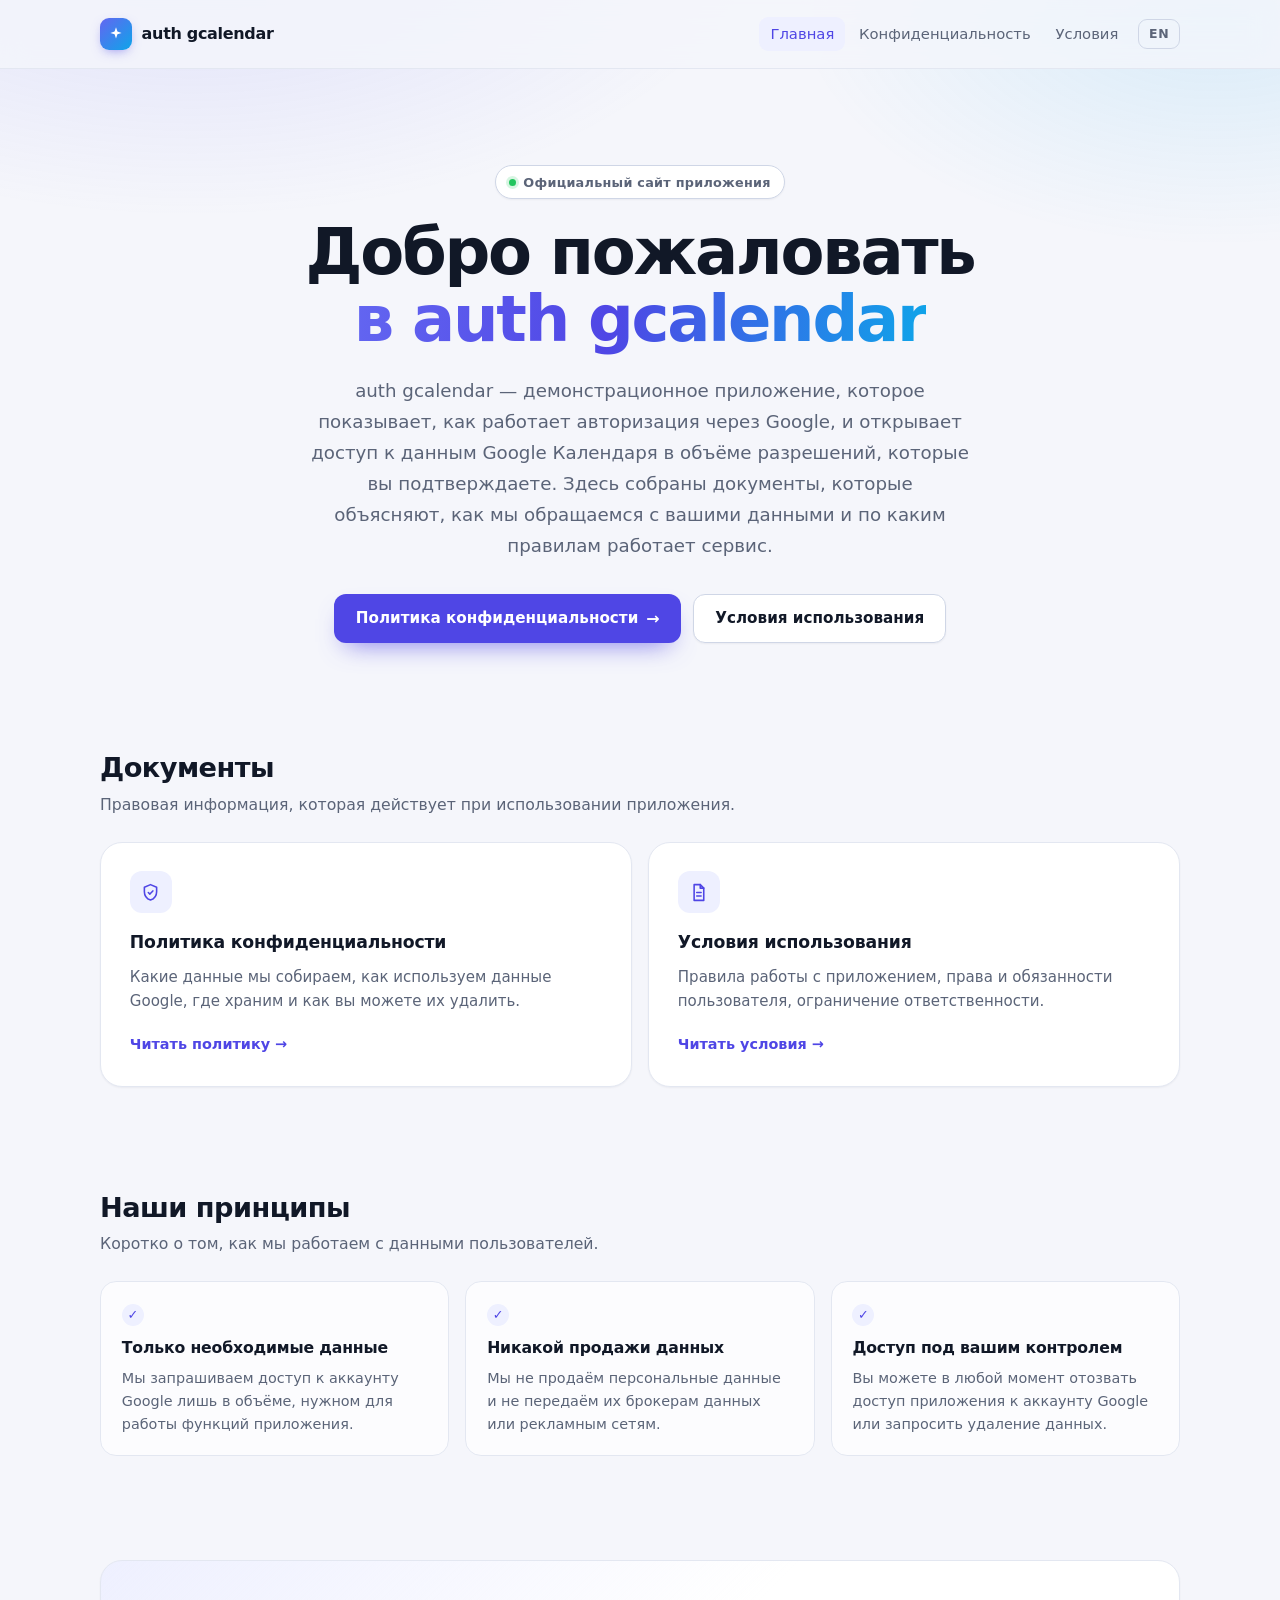
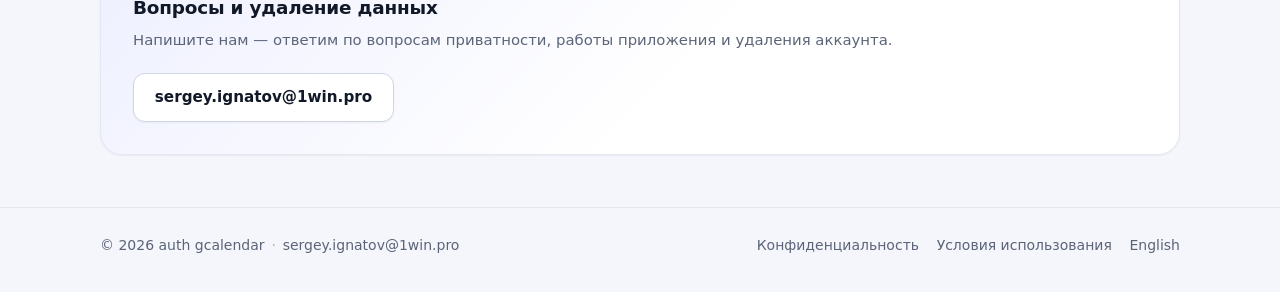
<file: index.html>
<!DOCTYPE html>
<html lang="ru">
<head>
  <meta charset="utf-8">
  <meta name="viewport" content="width=device-width, initial-scale=1">
  <title>auth gcalendar — официальный сайт приложения</title>
  <meta name="description" content="Официальный сайт auth gcalendar: сведения о приложении, Политика конфиденциальности и Условия использования.">
  <meta name="theme-color" content="#f5f6fb" media="(prefers-color-scheme: light)">
  <meta name="theme-color" content="#0b1020" media="(prefers-color-scheme: dark)">
  <meta property="og:type" content="website">
  <meta property="og:title" content="auth gcalendar — официальный сайт приложения">
  <meta property="og:description" content="Сведения о приложении, Политика конфиденциальности и Условия использования.">
  <meta property="og:locale" content="ru_RU">
  <meta property="og:locale:alternate" content="en_US">
  <link rel="icon" href="assets/favicon.svg" type="image/svg+xml">
  <link rel="stylesheet" href="assets/styles.css">
  <link rel="alternate" hreflang="ru" href="index.html">
  <link rel="alternate" hreflang="en" href="en/index.html">
</head>
<body>
  <a class="skip-link" href="#main">Перейти к содержимому</a>

  <header class="site-header">
    <div class="container header-inner">
      <a class="brand" href="index.html" aria-label="auth gcalendar — на главную">
        <span class="brand-mark" aria-hidden="true">
          <svg viewBox="0 0 24 24" fill="none">
            <path d="M12 3l1.9 5.6L19.5 10.5l-5.6 1.9L12 18l-1.9-5.6L4.5 10.5l5.6-1.9L12 3z" fill="#fff"/>
          </svg>
        </span>
        <span class="brand-name">auth gcalendar</span>
      </a>

      <nav class="site-nav" aria-label="Основная навигация">
        <a href="index.html" aria-current="page">Главная</a>
        <a href="privacy.html">Конфиденциальность</a>
        <a href="terms.html">Условия</a>
        <a class="lang-switch" href="en/index.html" hreflang="en" lang="en" title="English version">EN</a>
      </nav>
    </div>
  </header>

  <main id="main">
    <section class="hero">
      <div class="container hero-inner">
        <p class="eyebrow">Официальный сайт приложения</p>
        <h1>Добро пожаловать<br><span class="grad">в auth gcalendar</span></h1>
        <p class="lead">
          auth gcalendar — демонстрационное приложение, которое показывает, как работает
          авторизация через Google, и открывает доступ к данным Google Календаря в объёме
          разрешений, которые вы подтверждаете. Здесь собраны документы, которые объясняют,
          как мы обращаемся с вашими данными и по каким правилам работает сервис.
        </p>
        <div class="actions">
          <a class="btn btn-primary" href="privacy.html">
            Политика конфиденциальности <span class="arrow" aria-hidden="true">→</span>
          </a>
          <a class="btn" href="terms.html">Условия использования</a>
        </div>
      </div>
    </section>

    <section class="section" aria-labelledby="docs-title">
      <div class="container">
        <div class="section-head">
          <h2 id="docs-title">Документы</h2>
          <p>Правовая информация, которая действует при использовании приложения.</p>
        </div>

        <div class="link-grid">
          <a class="link-card" href="privacy.html">
            <span class="card-icon" aria-hidden="true">
              <svg viewBox="0 0 24 24" fill="none" stroke="currentColor" stroke-width="1.8" stroke-linecap="round" stroke-linejoin="round">
                <path d="M12 3l7 3v5c0 4.4-2.9 8.1-7 9.5C7.9 19.1 5 15.4 5 11V6l7-3z"/>
                <path d="M9.5 12l1.8 1.8 3.4-3.6"/>
              </svg>
            </span>
            <h3>Политика конфиденциальности</h3>
            <p>Какие данные мы собираем, как используем данные Google, где храним и как вы можете их удалить.</p>
            <span class="card-link">Читать политику →</span>
          </a>

          <a class="link-card" href="terms.html">
            <span class="card-icon" aria-hidden="true">
              <svg viewBox="0 0 24 24" fill="none" stroke="currentColor" stroke-width="1.8" stroke-linecap="round" stroke-linejoin="round">
                <path d="M7 3h7l4 4v14H7z"/>
                <path d="M14 3v4h4"/>
                <path d="M10 12h5M10 16h5"/>
              </svg>
            </span>
            <h3>Условия использования</h3>
            <p>Правила работы с приложением, права и обязанности пользователя, ограничение ответственности.</p>
            <span class="card-link">Читать условия →</span>
          </a>
        </div>
      </div>
    </section>

    <section class="section" aria-labelledby="principles-title">
      <div class="container">
        <div class="section-head">
          <h2 id="principles-title">Наши принципы</h2>
          <p>Коротко о том, как мы работаем с данными пользователей.</p>
        </div>

        <div class="facts">
          <div class="fact">
            <span class="check" aria-hidden="true">✓</span>
            <h3>Только необходимые данные</h3>
            <p>Мы запрашиваем доступ к аккаунту Google лишь в объёме, нужном для работы функций приложения.</p>
          </div>
          <div class="fact">
            <span class="check" aria-hidden="true">✓</span>
            <h3>Никакой продажи данных</h3>
            <p>Мы не продаём персональные данные и не передаём их брокерам данных или рекламным сетям.</p>
          </div>
          <div class="fact">
            <span class="check" aria-hidden="true">✓</span>
            <h3>Доступ под вашим контролем</h3>
            <p>Вы можете в любой момент отозвать доступ приложения к аккаунту Google или запросить удаление данных.</p>
          </div>
        </div>
      </div>
    </section>

    <section class="section" aria-labelledby="contact-title">
      <div class="container">
        <div class="contact-band">
          <div>
            <h2 id="contact-title">Вопросы и удаление данных</h2>
            <p>Напишите нам — ответим по вопросам приватности, работы приложения и удаления аккаунта.</p>
          </div>
          <a class="btn" href="mailto:sergey.ignatov@1win.pro">sergey.ignatov@1win.pro</a>
        </div>
      </div>
    </section>
  </main>

  <footer class="site-footer">
    <div class="container footer-inner">
      <p>© 2026 auth gcalendar <span class="footer-sep">·</span> <a href="mailto:sergey.ignatov@1win.pro">sergey.ignatov@1win.pro</a></p>
      <nav aria-label="Правовая информация">
        <a href="privacy.html">Конфиденциальность</a>
        <a href="terms.html">Условия использования</a>
        <a href="en/index.html" hreflang="en" lang="en">English</a>
      </nav>
    </div>
  </footer>
</body>
</html>
</file>
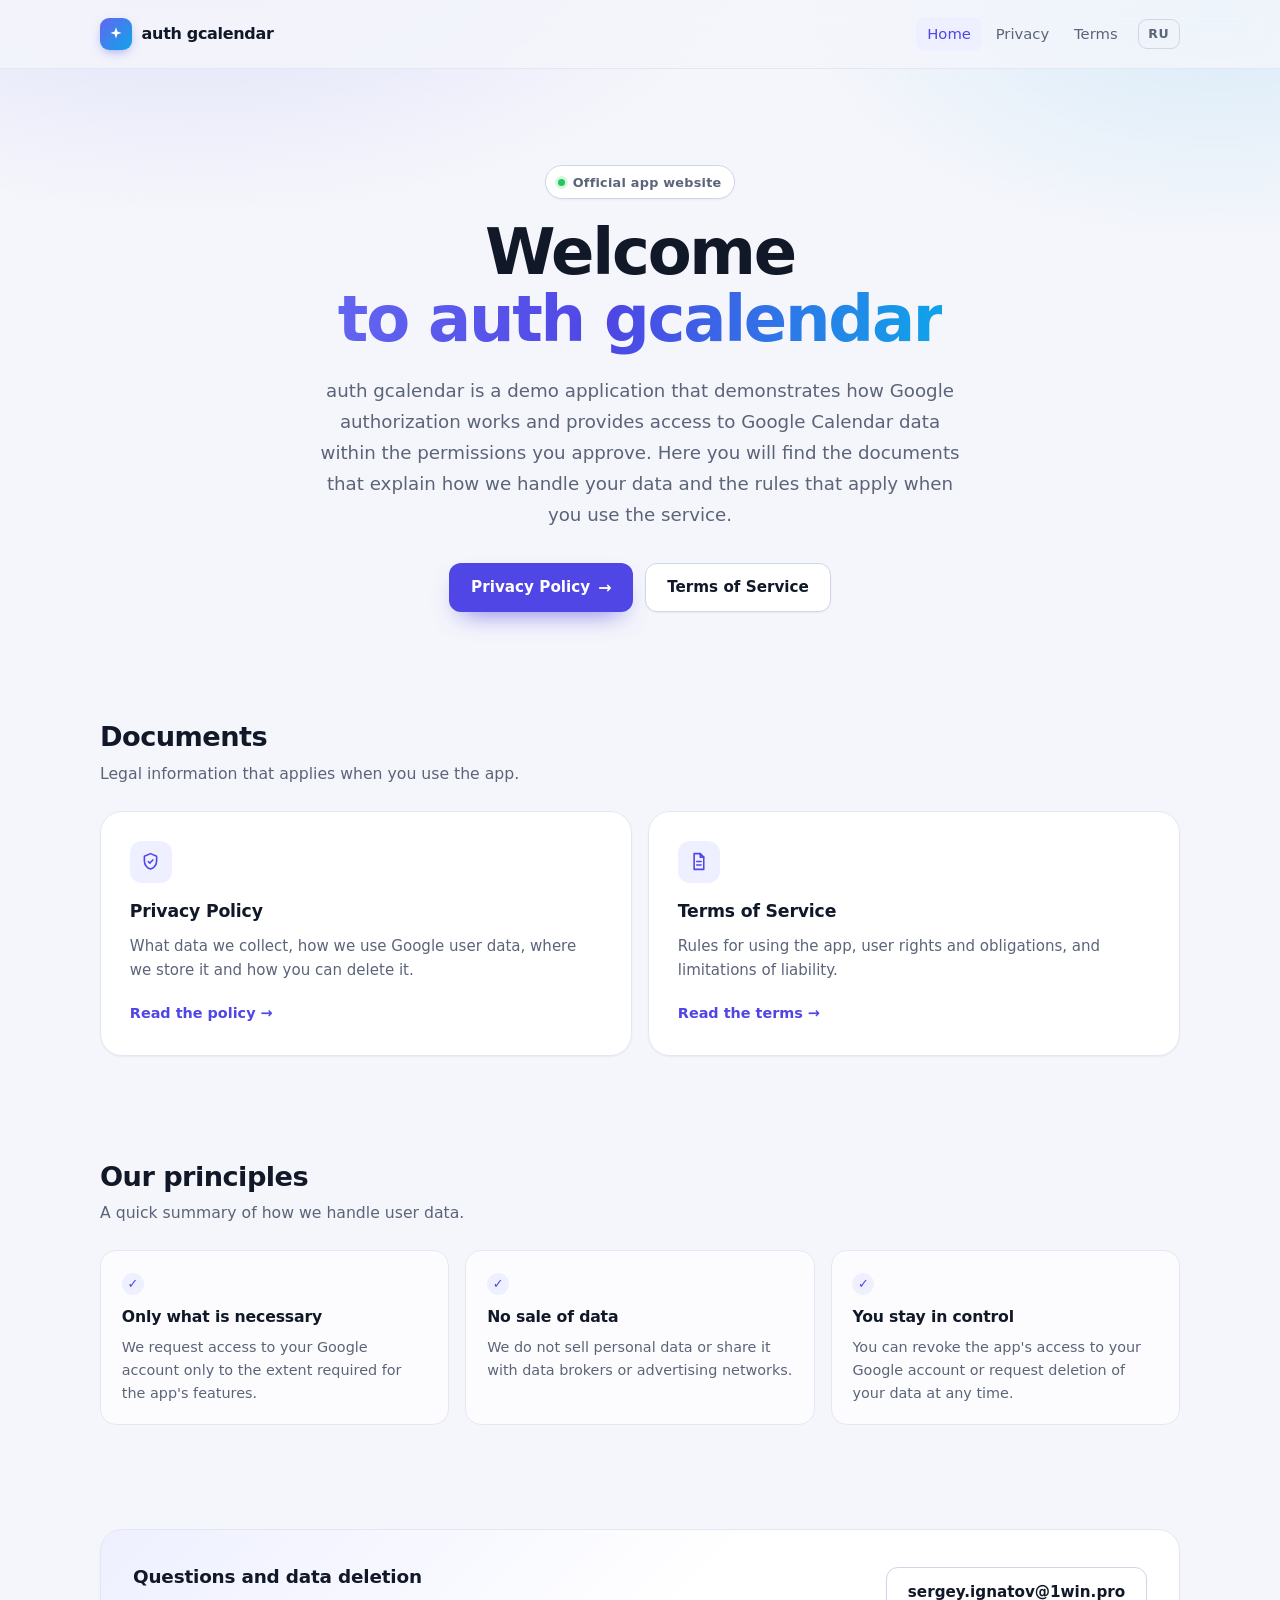
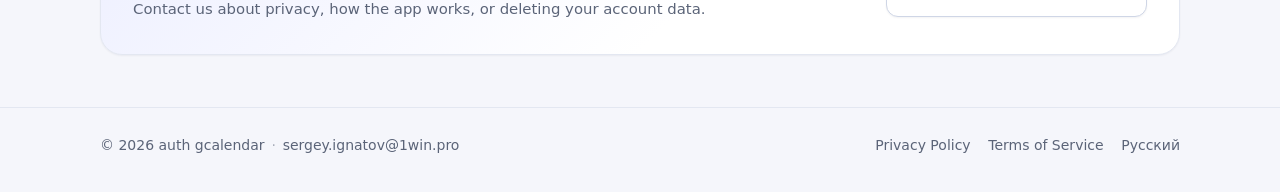
<file: en/index.html>
<!DOCTYPE html>
<html lang="en">
<head>
  <meta charset="utf-8">
  <meta name="viewport" content="width=device-width, initial-scale=1">
  <title>auth gcalendar — official app website</title>
  <meta name="description" content="Official website of auth gcalendar: app information, Privacy Policy and Terms of Service.">
  <meta name="theme-color" content="#f5f6fb" media="(prefers-color-scheme: light)">
  <meta name="theme-color" content="#0b1020" media="(prefers-color-scheme: dark)">
  <meta property="og:type" content="website">
  <meta property="og:title" content="auth gcalendar — official app website">
  <meta property="og:description" content="App information, Privacy Policy and Terms of Service.">
  <meta property="og:locale" content="en_US">
  <meta property="og:locale:alternate" content="ru_RU">
  <link rel="icon" href="../assets/favicon.svg" type="image/svg+xml">
  <link rel="stylesheet" href="../assets/styles.css">
  <link rel="alternate" hreflang="en" href="index.html">
  <link rel="alternate" hreflang="ru" href="../index.html">
</head>
<body>
  <a class="skip-link" href="#main">Skip to content</a>

  <header class="site-header">
    <div class="container header-inner">
      <a class="brand" href="index.html" aria-label="auth gcalendar — home">
        <span class="brand-mark" aria-hidden="true">
          <svg viewBox="0 0 24 24" fill="none">
            <path d="M12 3l1.9 5.6L19.5 10.5l-5.6 1.9L12 18l-1.9-5.6L4.5 10.5l5.6-1.9L12 3z" fill="#fff"/>
          </svg>
        </span>
        <span class="brand-name">auth gcalendar</span>
      </a>

      <nav class="site-nav" aria-label="Main navigation">
        <a href="index.html" aria-current="page">Home</a>
        <a href="privacy.html">Privacy</a>
        <a href="terms.html">Terms</a>
        <a class="lang-switch" href="../index.html" hreflang="ru" lang="ru" title="Русская версия">RU</a>
      </nav>
    </div>
  </header>

  <main id="main">
    <section class="hero">
      <div class="container hero-inner">
        <p class="eyebrow">Official app website</p>
        <h1>Welcome<br><span class="grad">to auth gcalendar</span></h1>
        <p class="lead">
          auth gcalendar is a demo application that demonstrates how Google authorization works and provides access to Google Calendar data within the permissions you approve.
          Here you will find the documents that explain how we handle your data and
          the rules that apply when you use the service.
        </p>
        <div class="actions">
          <a class="btn btn-primary" href="privacy.html">
            Privacy Policy <span class="arrow" aria-hidden="true">→</span>
          </a>
          <a class="btn" href="terms.html">Terms of Service</a>
        </div>
      </div>
    </section>

    <section class="section" aria-labelledby="docs-title">
      <div class="container">
        <div class="section-head">
          <h2 id="docs-title">Documents</h2>
          <p>Legal information that applies when you use the app.</p>
        </div>

        <div class="link-grid">
          <a class="link-card" href="privacy.html">
            <span class="card-icon" aria-hidden="true">
              <svg viewBox="0 0 24 24" fill="none" stroke="currentColor" stroke-width="1.8" stroke-linecap="round" stroke-linejoin="round">
                <path d="M12 3l7 3v5c0 4.4-2.9 8.1-7 9.5C7.9 19.1 5 15.4 5 11V6l7-3z"/>
                <path d="M9.5 12l1.8 1.8 3.4-3.6"/>
              </svg>
            </span>
            <h3>Privacy Policy</h3>
            <p>What data we collect, how we use Google user data, where we store it and how you can delete it.</p>
            <span class="card-link">Read the policy →</span>
          </a>

          <a class="link-card" href="terms.html">
            <span class="card-icon" aria-hidden="true">
              <svg viewBox="0 0 24 24" fill="none" stroke="currentColor" stroke-width="1.8" stroke-linecap="round" stroke-linejoin="round">
                <path d="M7 3h7l4 4v14H7z"/>
                <path d="M14 3v4h4"/>
                <path d="M10 12h5M10 16h5"/>
              </svg>
            </span>
            <h3>Terms of Service</h3>
            <p>Rules for using the app, user rights and obligations, and limitations of liability.</p>
            <span class="card-link">Read the terms →</span>
          </a>
        </div>
      </div>
    </section>

    <section class="section" aria-labelledby="principles-title">
      <div class="container">
        <div class="section-head">
          <h2 id="principles-title">Our principles</h2>
          <p>A quick summary of how we handle user data.</p>
        </div>

        <div class="facts">
          <div class="fact">
            <span class="check" aria-hidden="true">✓</span>
            <h3>Only what is necessary</h3>
            <p>We request access to your Google account only to the extent required for the app's features.</p>
          </div>
          <div class="fact">
            <span class="check" aria-hidden="true">✓</span>
            <h3>No sale of data</h3>
            <p>We do not sell personal data or share it with data brokers or advertising networks.</p>
          </div>
          <div class="fact">
            <span class="check" aria-hidden="true">✓</span>
            <h3>You stay in control</h3>
            <p>You can revoke the app's access to your Google account or request deletion of your data at any time.</p>
          </div>
        </div>
      </div>
    </section>

    <section class="section" aria-labelledby="contact-title">
      <div class="container">
        <div class="contact-band">
          <div>
            <h2 id="contact-title">Questions and data deletion</h2>
            <p>Contact us about privacy, how the app works, or deleting your account data.</p>
          </div>
          <a class="btn" href="mailto:sergey.ignatov@1win.pro">sergey.ignatov@1win.pro</a>
        </div>
      </div>
    </section>
  </main>

  <footer class="site-footer">
    <div class="container footer-inner">
      <p>© 2026 auth gcalendar <span class="footer-sep">·</span> <a href="mailto:sergey.ignatov@1win.pro">sergey.ignatov@1win.pro</a></p>
      <nav aria-label="Legal information">
        <a href="privacy.html">Privacy Policy</a>
        <a href="terms.html">Terms of Service</a>
        <a href="../index.html" hreflang="ru" lang="ru">Русский</a>
      </nav>
    </div>
  </footer>
</body>
</html>
</file>
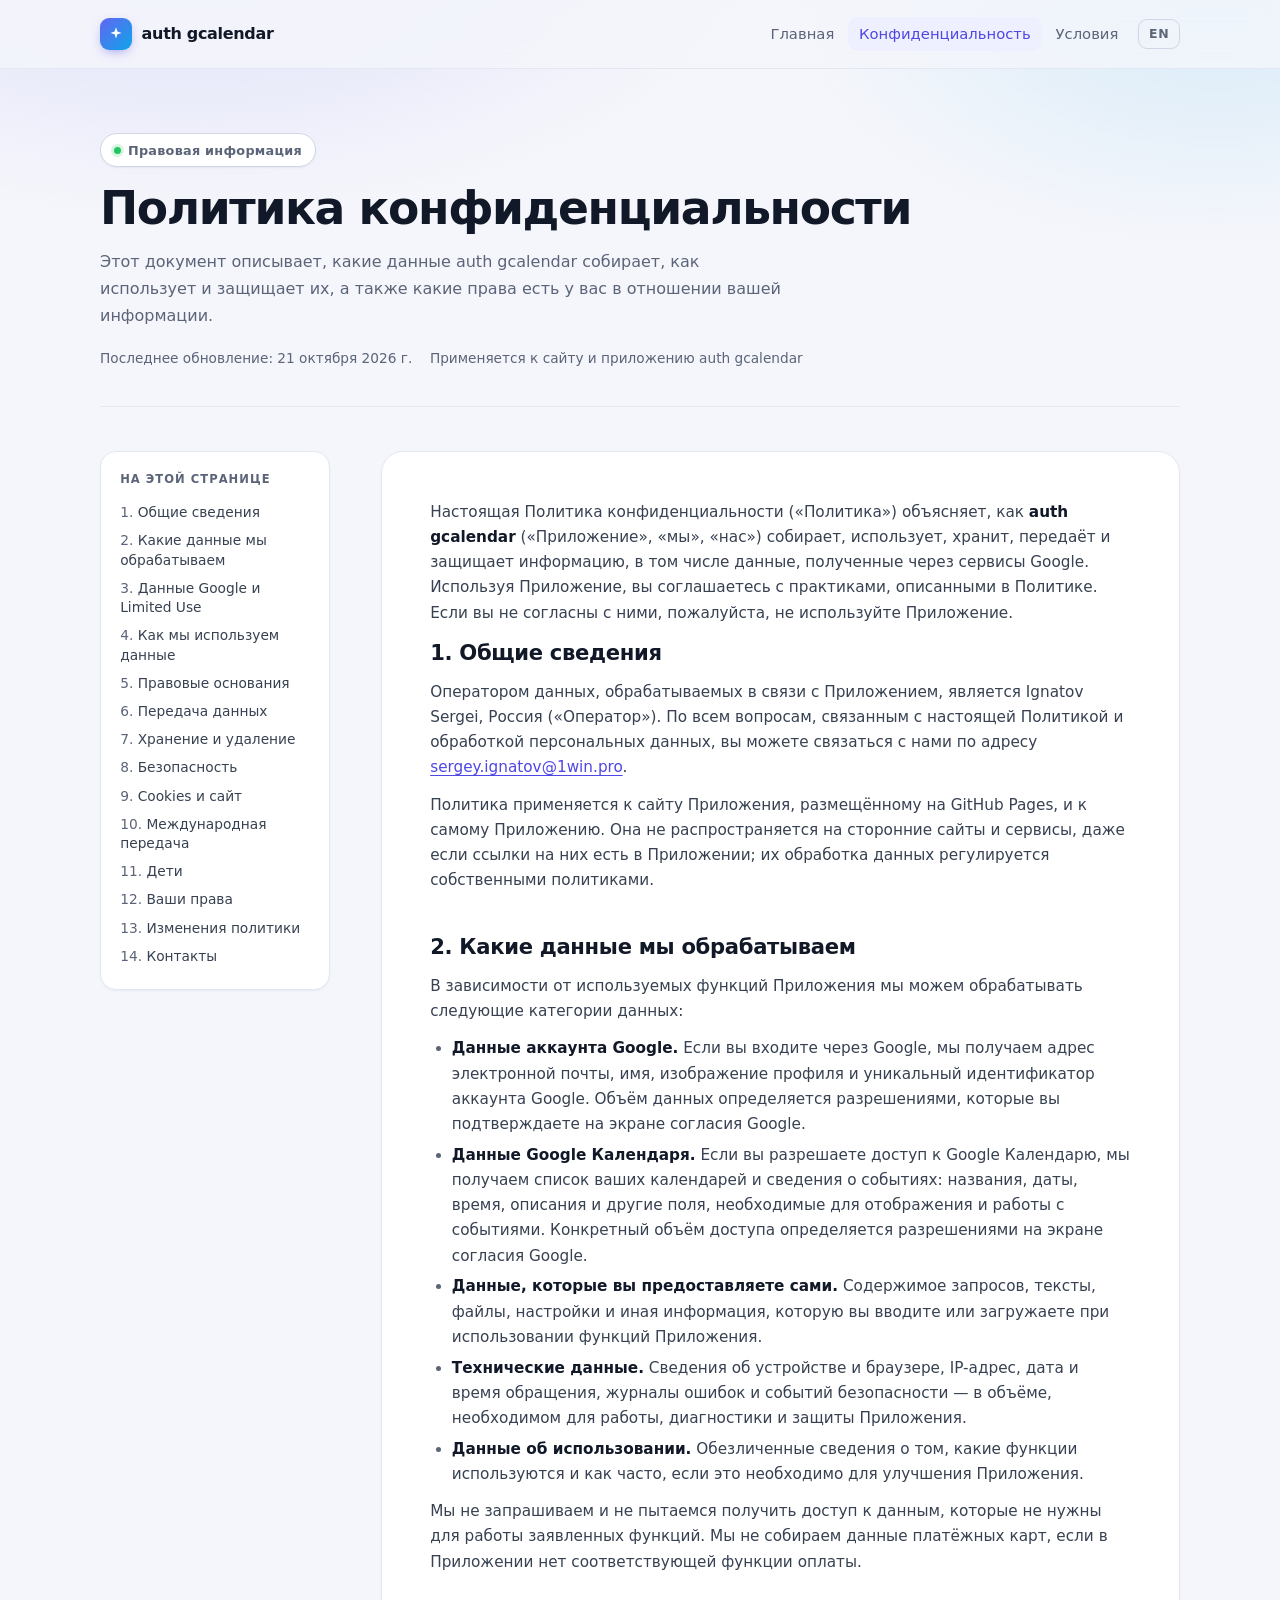
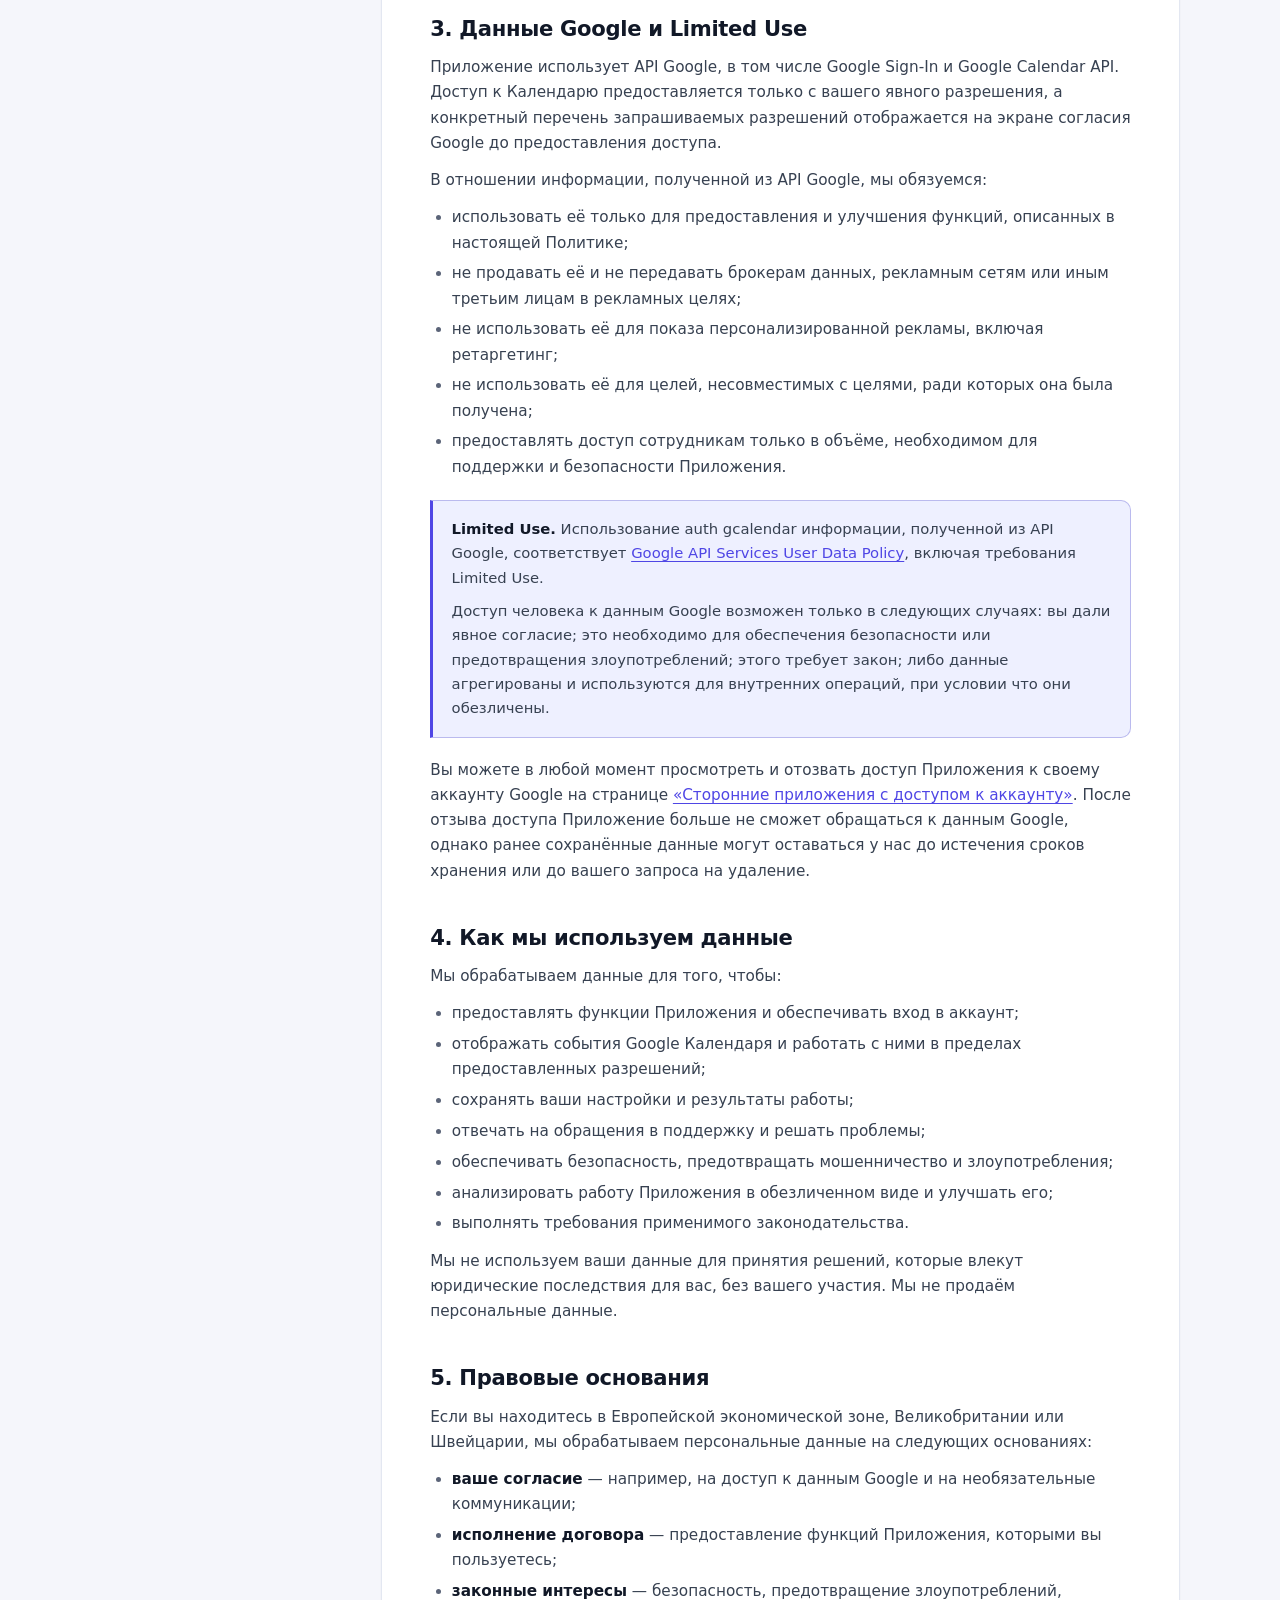
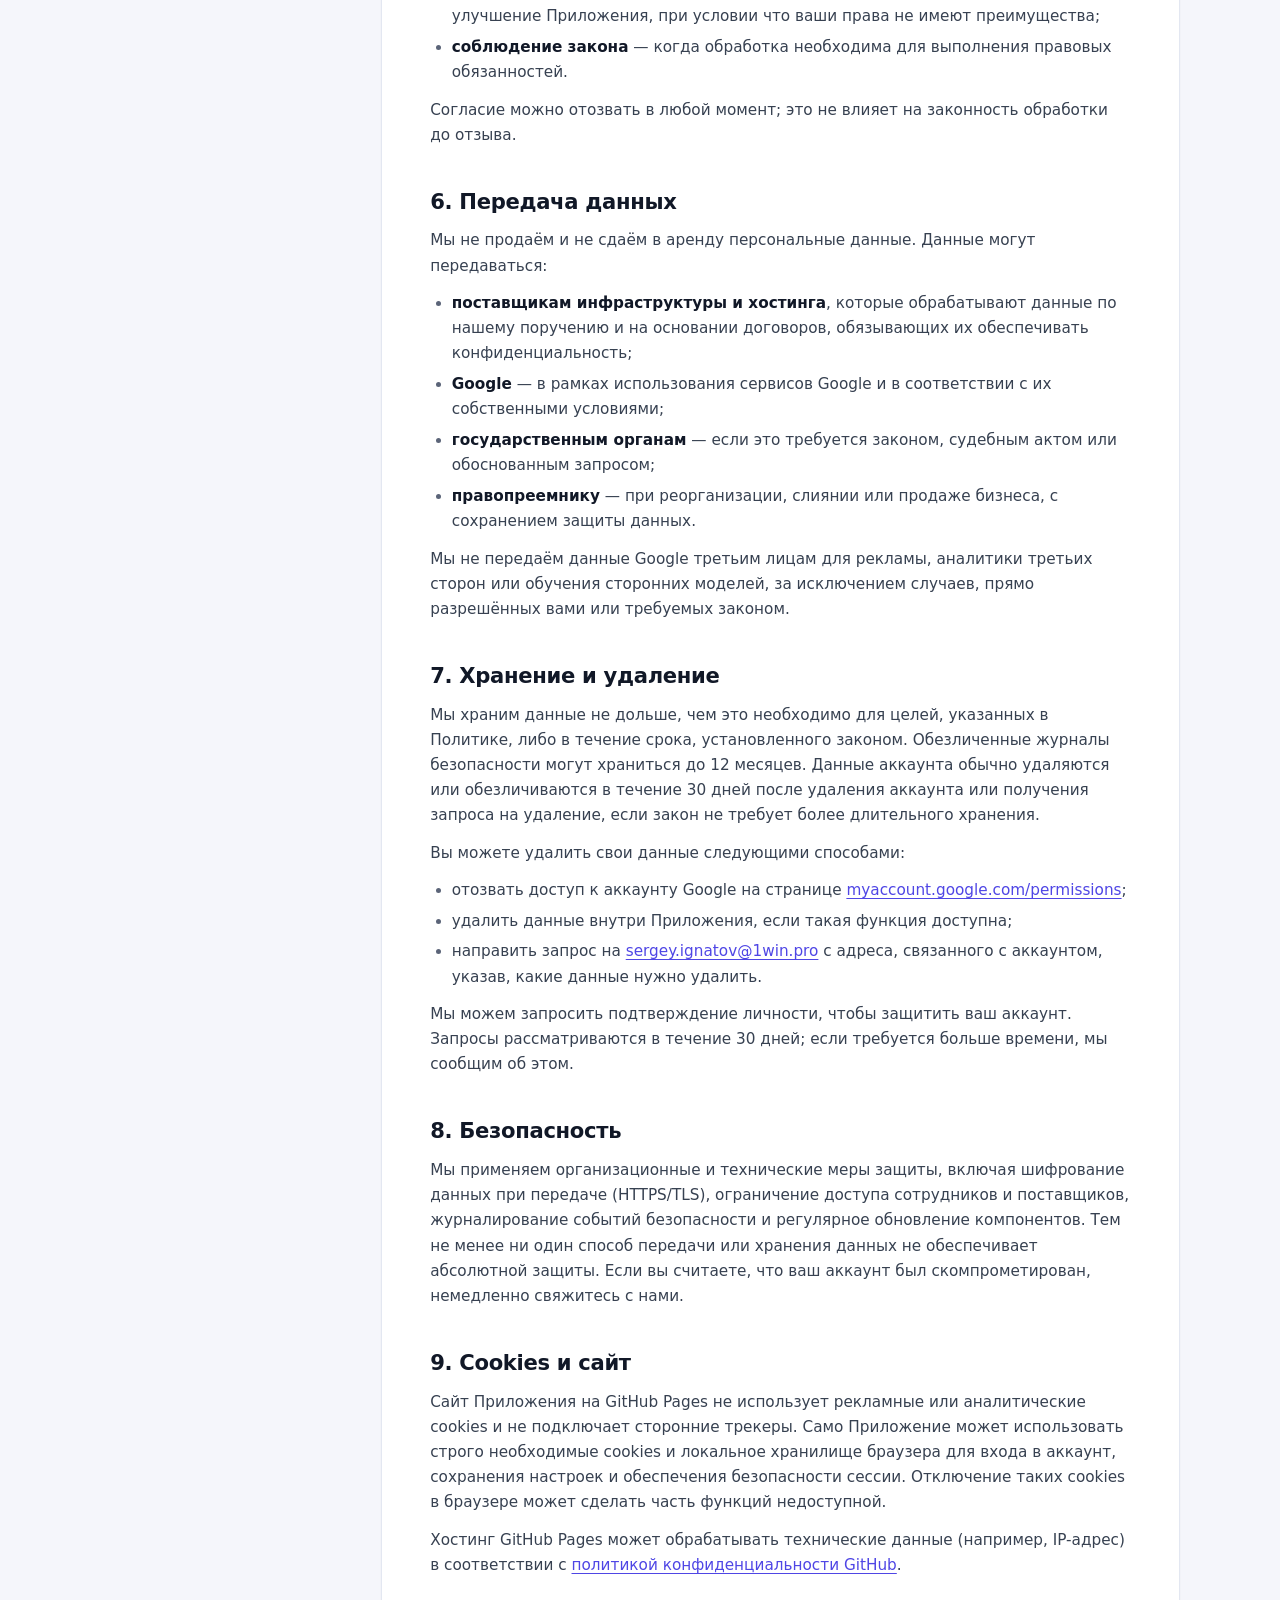
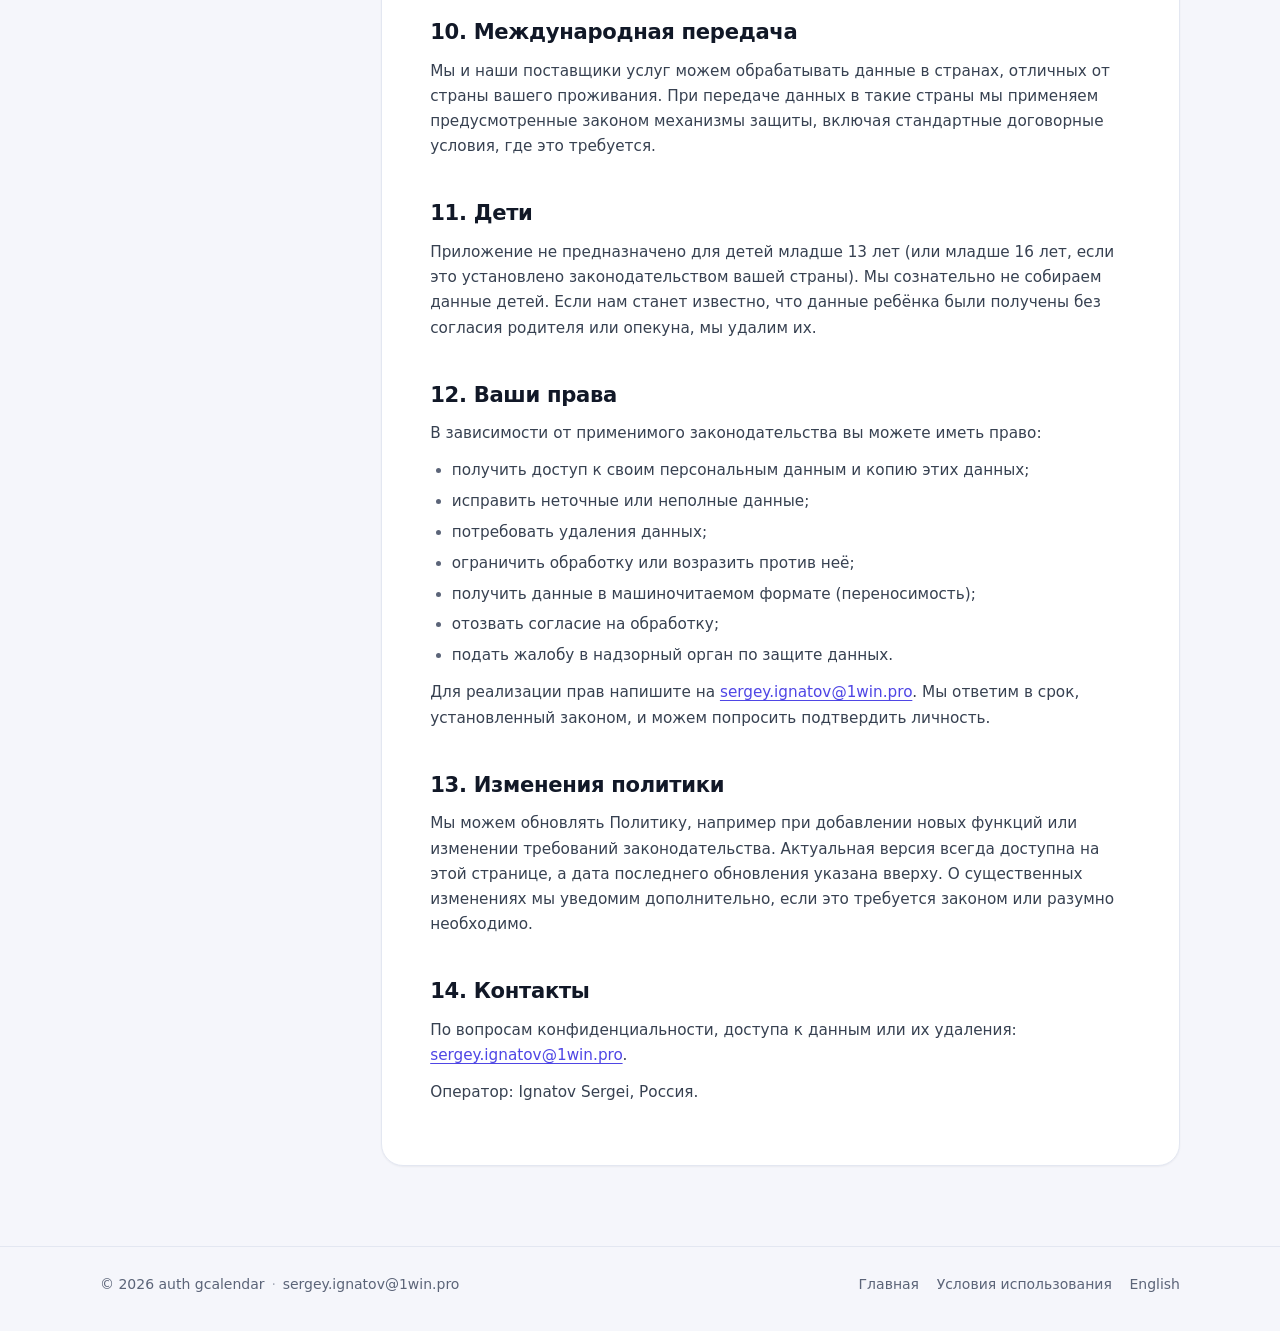
<file: privacy.html>
<!DOCTYPE html>
<html lang="ru">
<head>
  <meta charset="utf-8">
  <meta name="viewport" content="width=device-width, initial-scale=1">
  <title>Политика конфиденциальности — auth gcalendar</title>
  <meta name="description" content="Политика конфиденциальности auth gcalendar: какие данные собираются, как используются данные Google, сроки хранения и способы удаления данных.">
  <meta name="theme-color" content="#f5f6fb" media="(prefers-color-scheme: light)">
  <meta name="theme-color" content="#0b1020" media="(prefers-color-scheme: dark)">
  <meta property="og:type" content="article">
  <meta property="og:title" content="Политика конфиденциальности — auth gcalendar">
  <meta property="og:description" content="Какие данные собирает auth gcalendar, как используются данные Google и как удалить свои данные.">
  <meta property="og:locale" content="ru_RU">
  <link rel="icon" href="assets/favicon.svg" type="image/svg+xml">
  <link rel="stylesheet" href="assets/styles.css">
  <link rel="alternate" hreflang="ru" href="privacy.html">
  <link rel="alternate" hreflang="en" href="en/privacy.html">
</head>
<body>
  <a class="skip-link" href="#main">Перейти к содержимому</a>

  <header class="site-header">
    <div class="container header-inner">
      <a class="brand" href="index.html" aria-label="auth gcalendar — на главную">
        <span class="brand-mark" aria-hidden="true">
          <svg viewBox="0 0 24 24" fill="none">
            <path d="M12 3l1.9 5.6L19.5 10.5l-5.6 1.9L12 18l-1.9-5.6L4.5 10.5l5.6-1.9L12 3z" fill="#fff"/>
          </svg>
        </span>
        <span class="brand-name">auth gcalendar</span>
      </a>

      <nav class="site-nav" aria-label="Основная навигация">
        <a href="index.html">Главная</a>
        <a href="privacy.html" aria-current="page">Конфиденциальность</a>
        <a href="terms.html">Условия</a>
        <a class="lang-switch" href="en/privacy.html" hreflang="en" lang="en" title="English version">EN</a>
      </nav>
    </div>
  </header>

  <main id="main">
    <div class="container">
      <div class="page-head">
        <p class="eyebrow">Правовая информация</p>
        <h1>Политика конфиденциальности</h1>
        <p class="lead">
          Этот документ описывает, какие данные auth gcalendar собирает, как использует и защищает их,
          а также какие права есть у вас в отношении вашей информации.
        </p>
        <div class="page-meta">
          <span>Последнее обновление: 21 октября 2026 г.</span>
          <span>Применяется к сайту и приложению auth gcalendar</span>
        </div>
      </div>

      <div class="legal-layout">
        <aside class="toc" aria-labelledby="toc-title">
          <h2 id="toc-title">На этой странице</h2>
          <ol>
            <li><a href="#obshie">Общие сведения</a></li>
            <li><a href="#dannye">Какие данные мы обрабатываем</a></li>
            <li><a href="#google">Данные Google и Limited Use</a></li>
            <li><a href="#ispolzovanie">Как мы используем данные</a></li>
            <li><a href="#osnovaniya">Правовые основания</a></li>
            <li><a href="#peredacha">Передача данных</a></li>
            <li><a href="#hranenie">Хранение и удаление</a></li>
            <li><a href="#bezopasnost">Безопасность</a></li>
            <li><a href="#cookies">Cookies и сайт</a></li>
            <li><a href="#perenos">Международная передача</a></li>
            <li><a href="#deti">Дети</a></li>
            <li><a href="#prava">Ваши права</a></li>
            <li><a href="#izmeneniya">Изменения политики</a></li>
            <li><a href="#kontakt">Контакты</a></li>
          </ol>
        </aside>

        <article class="legal">
          <p>
            Настоящая Политика конфиденциальности («Политика») объясняет, как
            <strong>auth gcalendar</strong> («Приложение», «мы», «нас») собирает, использует,
            хранит, передаёт и защищает информацию, в том числе данные, полученные
            через сервисы Google. Используя Приложение, вы соглашаетесь с практиками,
            описанными в Политике. Если вы не согласны с ними, пожалуйста, не используйте Приложение.
          </p>

          <h2 id="obshie">1. Общие сведения</h2>
          <p>
            Оператором данных, обрабатываемых в связи с Приложением, является
            Ignatov Sergei, Россия
            («Оператор»). По всем вопросам, связанным с настоящей Политикой и обработкой
            персональных данных, вы можете связаться с нами по адресу
            <a href="mailto:sergey.ignatov@1win.pro">sergey.ignatov@1win.pro</a>.
          </p>
          <p>
            Политика применяется к сайту Приложения, размещённому на GitHub Pages,
            и к самому Приложению. Она не распространяется на сторонние сайты и сервисы,
            даже если ссылки на них есть в Приложении; их обработка данных регулируется
            собственными политиками.
          </p>

          <h2 id="dannye">2. Какие данные мы обрабатываем</h2>
          <p>В зависимости от используемых функций Приложения мы можем обрабатывать следующие категории данных:</p>
          <ul>
            <li>
              <strong>Данные аккаунта Google.</strong> Если вы входите через Google, мы получаем
              адрес электронной почты, имя, изображение профиля и уникальный идентификатор
              аккаунта Google. Объём данных определяется разрешениями, которые вы подтверждаете
              на экране согласия Google.
            </li>
            <li>
              <strong>Данные Google Календаря.</strong> Если вы разрешаете доступ к Google Календарю,
              мы получаем список ваших календарей и сведения о событиях: названия, даты, время,
              описания и другие поля, необходимые для отображения и работы с событиями. Конкретный
              объём доступа определяется разрешениями на экране согласия Google.
            </li>
            <li>
              <strong>Данные, которые вы предоставляете сами.</strong> Содержимое запросов,
              тексты, файлы, настройки и иная информация, которую вы вводите или загружаете
              при использовании функций Приложения.
            </li>
            <li>
              <strong>Технические данные.</strong> Сведения об устройстве и браузере, IP-адрес,
              дата и время обращения, журналы ошибок и событий безопасности — в объёме,
              необходимом для работы, диагностики и защиты Приложения.
            </li>
            <li>
              <strong>Данные об использовании.</strong> Обезличенные сведения о том, какие функции
              используются и как часто, если это необходимо для улучшения Приложения.
            </li>
          </ul>
          <p>
            Мы не запрашиваем и не пытаемся получить доступ к данным, которые не нужны
            для работы заявленных функций. Мы не собираем данные платёжных карт, если
            в Приложении нет соответствующей функции оплаты.
          </p>

          <h2 id="google">3. Данные Google и Limited Use</h2>
          <p>
            Приложение использует API Google, в том числе Google Sign-In и Google Calendar API.
            Доступ к Календарю предоставляется только с вашего явного разрешения, а конкретный
            перечень запрашиваемых разрешений отображается на экране согласия Google до предоставления доступа.
          </p>
          <p>В отношении информации, полученной из API Google, мы обязуемся:</p>
          <ul>
            <li>использовать её только для предоставления и улучшения функций, описанных в настоящей Политике;</li>
            <li>не продавать её и не передавать брокерам данных, рекламным сетям или иным третьим лицам в рекламных целях;</li>
            <li>не использовать её для показа персонализированной рекламы, включая ретаргетинг;</li>
            <li>не использовать её для целей, несовместимых с целями, ради которых она была получена;</li>
            <li>предоставлять доступ сотрудникам только в объёме, необходимом для поддержки и безопасности Приложения.</li>
          </ul>

          <div class="callout">
            <p>
              <strong>Limited Use.</strong> Использование auth gcalendar информации, полученной из API Google,
              соответствует <a href="https://developers.google.com/terms/api-services-user-data-policy" target="_blank" rel="noopener noreferrer">Google API Services User Data Policy</a>,
              включая требования Limited Use.
            </p>
            <p>
              Доступ человека к данным Google возможен только в следующих случаях: вы дали явное
              согласие; это необходимо для обеспечения безопасности или предотвращения злоупотреблений;
              этого требует закон; либо данные агрегированы и используются для внутренних операций,
              при условии что они обезличены.
            </p>
          </div>

          <p>
            Вы можете в любой момент просмотреть и отозвать доступ Приложения к своему аккаунту Google
            на странице <a href="https://myaccount.google.com/permissions" target="_blank" rel="noopener noreferrer">«Сторонние приложения с доступом к аккаунту»</a>.
            После отзыва доступа Приложение больше не сможет обращаться к данным Google, однако
            ранее сохранённые данные могут оставаться у нас до истечения сроков хранения или
            до вашего запроса на удаление.
          </p>

          <h2 id="ispolzovanie">4. Как мы используем данные</h2>
          <p>Мы обрабатываем данные для того, чтобы:</p>
          <ul>
            <li>предоставлять функции Приложения и обеспечивать вход в аккаунт;</li>
            <li>отображать события Google Календаря и работать с ними в пределах предоставленных разрешений;</li>
            <li>сохранять ваши настройки и результаты работы;</li>
            <li>отвечать на обращения в поддержку и решать проблемы;</li>
            <li>обеспечивать безопасность, предотвращать мошенничество и злоупотребления;</li>
            <li>анализировать работу Приложения в обезличенном виде и улучшать его;</li>
            <li>выполнять требования применимого законодательства.</li>
          </ul>
          <p>
            Мы не используем ваши данные для принятия решений, которые влекут юридические
            последствия для вас, без вашего участия. Мы не продаём персональные данные.
          </p>

          <h2 id="osnovaniya">5. Правовые основания</h2>
          <p>
            Если вы находитесь в Европейской экономической зоне, Великобритании или Швейцарии,
            мы обрабатываем персональные данные на следующих основаниях:
          </p>
          <ul>
            <li><strong>ваше согласие</strong> — например, на доступ к данным Google и на необязательные коммуникации;</li>
            <li><strong>исполнение договора</strong> — предоставление функций Приложения, которыми вы пользуетесь;</li>
            <li><strong>законные интересы</strong> — безопасность, предотвращение злоупотреблений, улучшение Приложения, при условии что ваши права не имеют преимущества;</li>
            <li><strong>соблюдение закона</strong> — когда обработка необходима для выполнения правовых обязанностей.</li>
          </ul>
          <p>Согласие можно отозвать в любой момент; это не влияет на законность обработки до отзыва.</p>

          <h2 id="peredacha">6. Передача данных</h2>
          <p>Мы не продаём и не сдаём в аренду персональные данные. Данные могут передаваться:</p>
          <ul>
            <li><strong>поставщикам инфраструктуры и хостинга</strong>, которые обрабатывают данные по нашему поручению и на основании договоров, обязывающих их обеспечивать конфиденциальность;</li>
            <li><strong>Google</strong> — в рамках использования сервисов Google и в соответствии с их собственными условиями;</li>
            <li><strong>государственным органам</strong> — если это требуется законом, судебным актом или обоснованным запросом;</li>
            <li><strong>правопреемнику</strong> — при реорганизации, слиянии или продаже бизнеса, с сохранением защиты данных.</li>
          </ul>
          <p>
            Мы не передаём данные Google третьим лицам для рекламы, аналитики третьих сторон
            или обучения сторонних моделей, за исключением случаев, прямо разрешённых вами
            или требуемых законом.
          </p>

          <h2 id="hranenie">7. Хранение и удаление</h2>
          <p>
            Мы храним данные не дольше, чем это необходимо для целей, указанных в Политике,
            либо в течение срока, установленного законом. Обезличенные журналы безопасности
            могут храниться до 12 месяцев. Данные аккаунта обычно удаляются или обезличиваются
            в течение 30 дней после удаления аккаунта или получения запроса на удаление,
            если закон не требует более длительного хранения.
          </p>
          <p>Вы можете удалить свои данные следующими способами:</p>
          <ul>
            <li>отозвать доступ к аккаунту Google на странице <a href="https://myaccount.google.com/permissions" target="_blank" rel="noopener noreferrer">myaccount.google.com/permissions</a>;</li>
            <li>удалить данные внутри Приложения, если такая функция доступна;</li>
            <li>направить запрос на <a href="mailto:sergey.ignatov@1win.pro">sergey.ignatov@1win.pro</a> с адреса, связанного с аккаунтом, указав, какие данные нужно удалить.</li>
          </ul>
          <p>
            Мы можем запросить подтверждение личности, чтобы защитить ваш аккаунт. Запросы
            рассматриваются в течение 30 дней; если требуется больше времени, мы сообщим об этом.
          </p>

          <h2 id="bezopasnost">8. Безопасность</h2>
          <p>
            Мы применяем организационные и технические меры защиты, включая шифрование
            данных при передаче (HTTPS/TLS), ограничение доступа сотрудников и поставщиков,
            журналирование событий безопасности и регулярное обновление компонентов.
            Тем не менее ни один способ передачи или хранения данных не обеспечивает
            абсолютной защиты. Если вы считаете, что ваш аккаунт был скомпрометирован,
            немедленно свяжитесь с нами.
          </p>

          <h2 id="cookies">9. Cookies и сайт</h2>
          <p>
            Сайт Приложения на GitHub Pages не использует рекламные или аналитические cookies
            и не подключает сторонние трекеры. Само Приложение может использовать строго
            необходимые cookies и локальное хранилище браузера для входа в аккаунт, сохранения
            настроек и обеспечения безопасности сессии. Отключение таких cookies в браузере
            может сделать часть функций недоступной.
          </p>
          <p>
            Хостинг GitHub Pages может обрабатывать технические данные (например, IP-адрес)
            в соответствии с <a href="https://docs.github.com/site-policy/privacy-policies/github-general-privacy-statement" target="_blank" rel="noopener noreferrer">политикой конфиденциальности GitHub</a>.
          </p>

          <h2 id="perenos">10. Международная передача</h2>
          <p>
            Мы и наши поставщики услуг можем обрабатывать данные в странах, отличных от страны
            вашего проживания. При передаче данных в такие страны мы применяем предусмотренные
            законом механизмы защиты, включая стандартные договорные условия, где это требуется.
          </p>

          <h2 id="deti">11. Дети</h2>
          <p>
            Приложение не предназначено для детей младше 13 лет (или младше 16 лет, если это
            установлено законодательством вашей страны). Мы сознательно не собираем данные
            детей. Если нам станет известно, что данные ребёнка были получены без согласия
            родителя или опекуна, мы удалим их.
          </p>

          <h2 id="prava">12. Ваши права</h2>
          <p>В зависимости от применимого законодательства вы можете иметь право:</p>
          <ul>
            <li>получить доступ к своим персональным данным и копию этих данных;</li>
            <li>исправить неточные или неполные данные;</li>
            <li>потребовать удаления данных;</li>
            <li>ограничить обработку или возразить против неё;</li>
            <li>получить данные в машиночитаемом формате (переносимость);</li>
            <li>отозвать согласие на обработку;</li>
            <li>подать жалобу в надзорный орган по защите данных.</li>
          </ul>
          <p>
            Для реализации прав напишите на <a href="mailto:sergey.ignatov@1win.pro">sergey.ignatov@1win.pro</a>.
            Мы ответим в срок, установленный законом, и можем попросить подтвердить личность.
          </p>

          <h2 id="izmeneniya">13. Изменения политики</h2>
          <p>
            Мы можем обновлять Политику, например при добавлении новых функций или изменении
            требований законодательства. Актуальная версия всегда доступна на этой странице,
            а дата последнего обновления указана вверху. О существенных изменениях мы уведомим
            дополнительно, если это требуется законом или разумно необходимо.
          </p>

          <h2 id="kontakt">14. Контакты</h2>
          <p>
            По вопросам конфиденциальности, доступа к данным или их удаления:
            <a href="mailto:sergey.ignatov@1win.pro">sergey.ignatov@1win.pro</a>.
          </p>
          <p>
            Оператор: Ignatov Sergei, Россия.
          </p>
        </article>
      </div>
    </div>
  </main>

  <footer class="site-footer">
    <div class="container footer-inner">
      <p>© 2026 auth gcalendar <span class="footer-sep">·</span> <a href="mailto:sergey.ignatov@1win.pro">sergey.ignatov@1win.pro</a></p>
      <nav aria-label="Правовая информация">
        <a href="index.html">Главная</a>
        <a href="terms.html">Условия использования</a>
        <a href="en/privacy.html" hreflang="en" lang="en">English</a>
      </nav>
    </div>
  </footer>
</body>
</html>
</file>
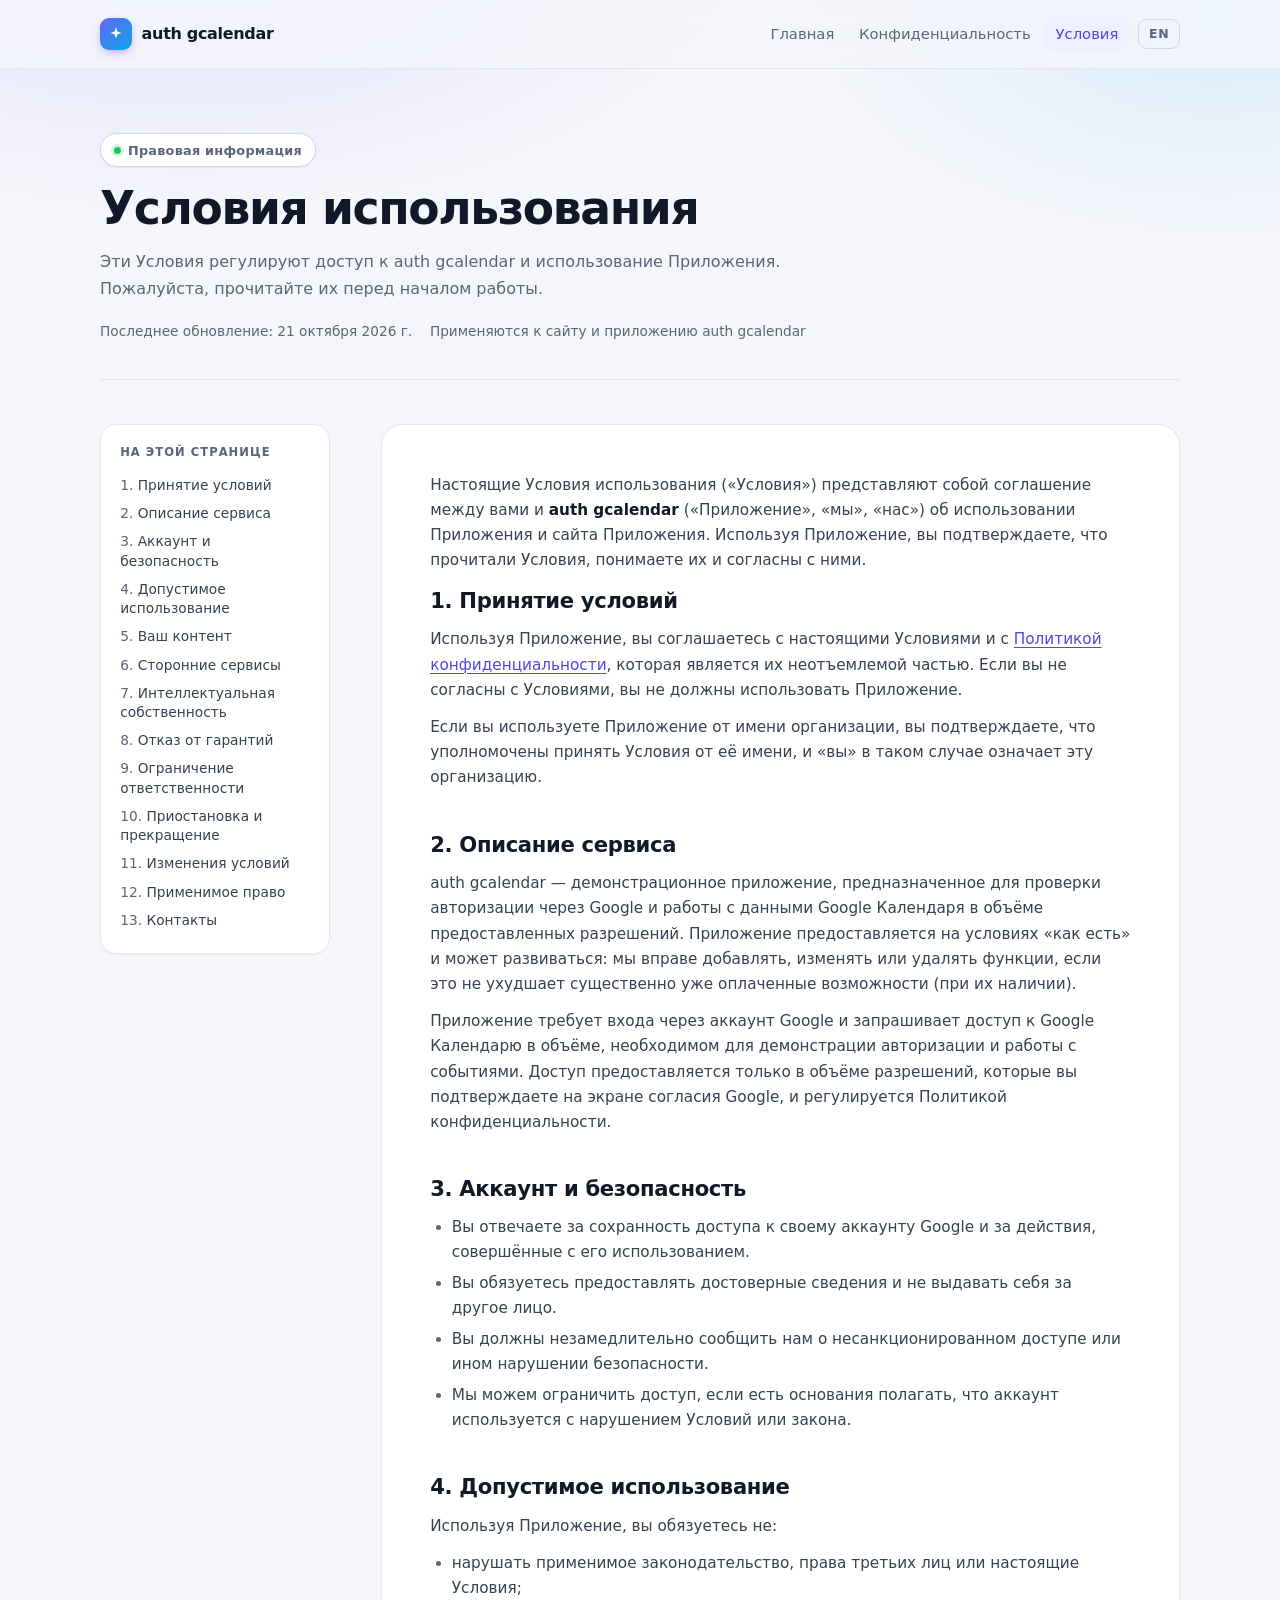
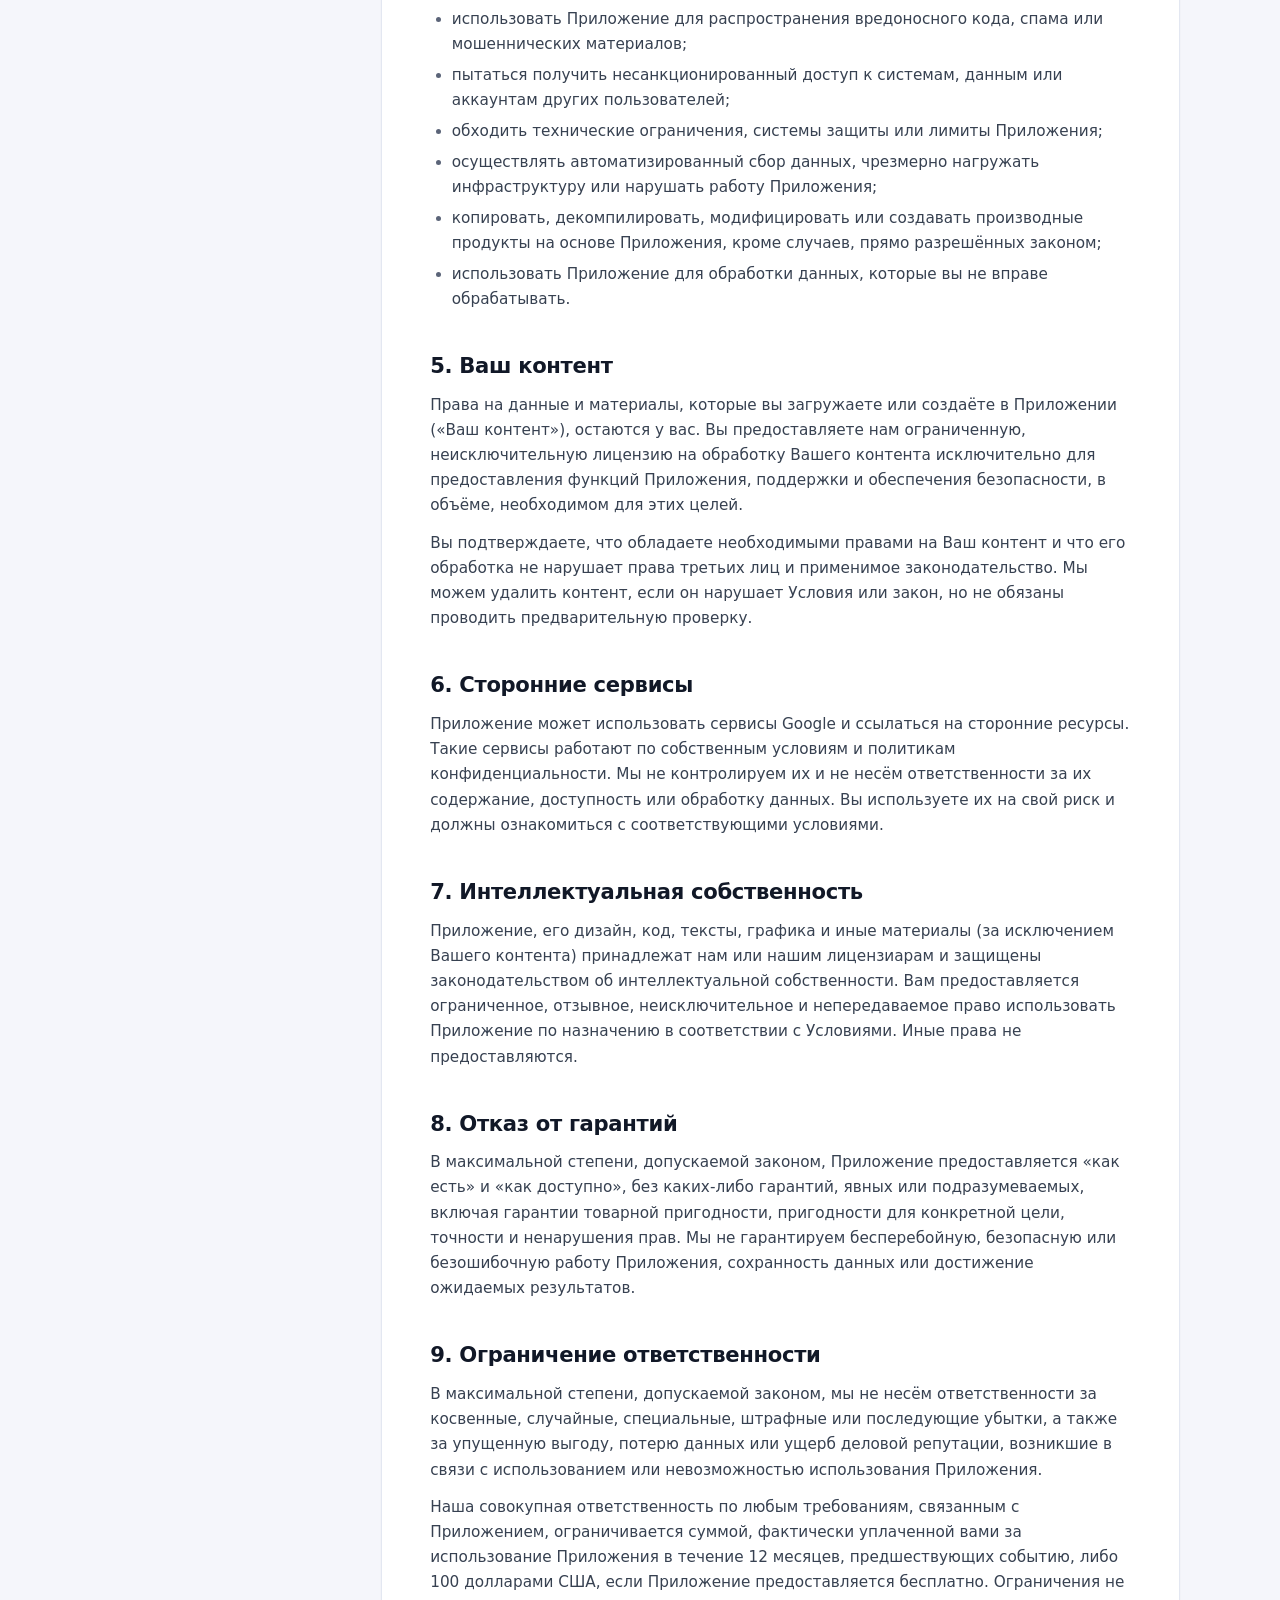
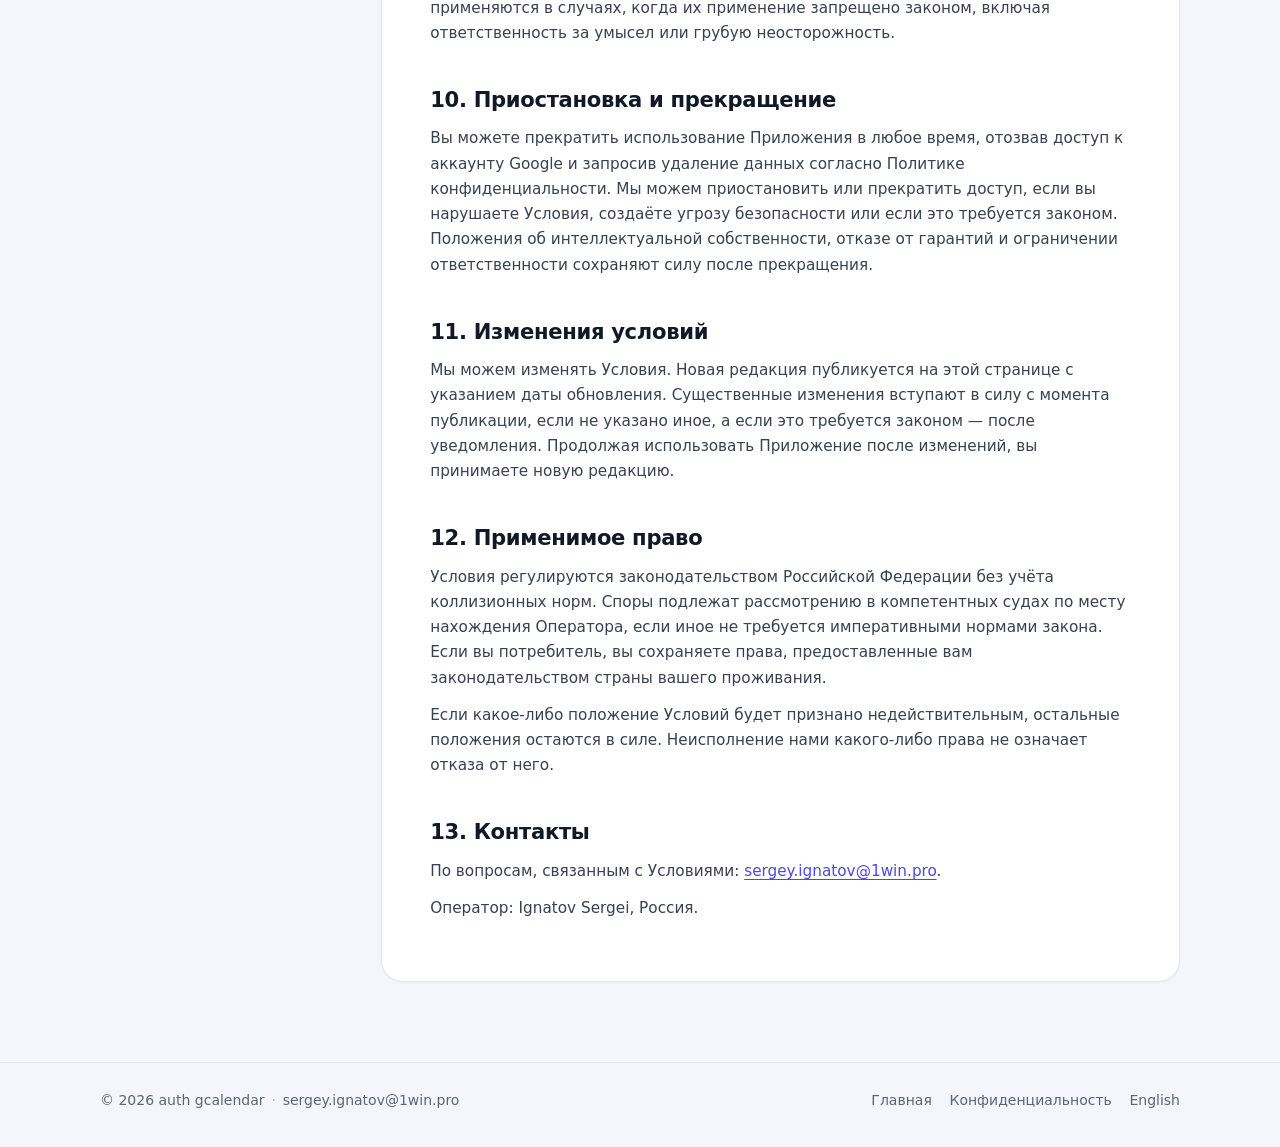
<file: terms.html>
<!DOCTYPE html>
<html lang="ru">
<head>
  <meta charset="utf-8">
  <meta name="viewport" content="width=device-width, initial-scale=1">
  <title>Условия использования — auth gcalendar</title>
  <meta name="description" content="Условия использования auth gcalendar: правила работы с приложением, права и обязанности сторон, ограничение ответственности.">
  <meta name="theme-color" content="#f5f6fb" media="(prefers-color-scheme: light)">
  <meta name="theme-color" content="#0b1020" media="(prefers-color-scheme: dark)">
  <meta property="og:type" content="article">
  <meta property="og:title" content="Условия использования — auth gcalendar">
  <meta property="og:description" content="Правила использования приложения auth gcalendar, права и обязанности сторон.">
  <meta property="og:locale" content="ru_RU">
  <link rel="icon" href="assets/favicon.svg" type="image/svg+xml">
  <link rel="stylesheet" href="assets/styles.css">
  <link rel="alternate" hreflang="ru" href="terms.html">
  <link rel="alternate" hreflang="en" href="en/terms.html">
</head>
<body>
  <a class="skip-link" href="#main">Перейти к содержимому</a>

  <header class="site-header">
    <div class="container header-inner">
      <a class="brand" href="index.html" aria-label="auth gcalendar — на главную">
        <span class="brand-mark" aria-hidden="true">
          <svg viewBox="0 0 24 24" fill="none">
            <path d="M12 3l1.9 5.6L19.5 10.5l-5.6 1.9L12 18l-1.9-5.6L4.5 10.5l5.6-1.9L12 3z" fill="#fff"/>
          </svg>
        </span>
        <span class="brand-name">auth gcalendar</span>
      </a>

      <nav class="site-nav" aria-label="Основная навигация">
        <a href="index.html">Главная</a>
        <a href="privacy.html">Конфиденциальность</a>
        <a href="terms.html" aria-current="page">Условия</a>
        <a class="lang-switch" href="en/terms.html" hreflang="en" lang="en" title="English version">EN</a>
      </nav>
    </div>
  </header>

  <main id="main">
    <div class="container">
      <div class="page-head">
        <p class="eyebrow">Правовая информация</p>
        <h1>Условия использования</h1>
        <p class="lead">
          Эти Условия регулируют доступ к auth gcalendar и использование Приложения.
          Пожалуйста, прочитайте их перед началом работы.
        </p>
        <div class="page-meta">
          <span>Последнее обновление: 21 октября 2026 г.</span>
          <span>Применяются к сайту и приложению auth gcalendar</span>
        </div>
      </div>

      <div class="legal-layout">
        <aside class="toc" aria-labelledby="toc-title">
          <h2 id="toc-title">На этой странице</h2>
          <ol>
            <li><a href="#prinyatie">Принятие условий</a></li>
            <li><a href="#opisanie">Описание сервиса</a></li>
            <li><a href="#akkaunt">Аккаунт и безопасность</a></li>
            <li><a href="#dopustimoe">Допустимое использование</a></li>
            <li><a href="#kontent">Ваш контент</a></li>
            <li><a href="#storonnie">Сторонние сервисы</a></li>
            <li><a href="#ip">Интеллектуальная собственность</a></li>
            <li><a href="#garantii">Отказ от гарантий</a></li>
            <li><a href="#otvetstvennost">Ограничение ответственности</a></li>
            <li><a href="#prekrashchenie">Приостановка и прекращение</a></li>
            <li><a href="#izmeneniya">Изменения условий</a></li>
            <li><a href="#pravo">Применимое право</a></li>
            <li><a href="#kontakt">Контакты</a></li>
          </ol>
        </aside>

        <article class="legal">
          <p>
            Настоящие Условия использования («Условия») представляют собой соглашение между вами
            и <strong>auth gcalendar</strong> («Приложение», «мы», «нас») об использовании Приложения
            и сайта Приложения. Используя Приложение, вы подтверждаете, что прочитали Условия,
            понимаете их и согласны с ними.
          </p>

          <h2 id="prinyatie">1. Принятие условий</h2>
          <p>
            Используя Приложение, вы соглашаетесь с настоящими Условиями и с
            <a href="privacy.html">Политикой конфиденциальности</a>, которая является их
            неотъемлемой частью. Если вы не согласны с Условиями, вы не должны использовать Приложение.
          </p>
          <p>
            Если вы используете Приложение от имени организации, вы подтверждаете, что уполномочены
            принять Условия от её имени, и «вы» в таком случае означает эту организацию.
          </p>

          <h2 id="opisanie">2. Описание сервиса</h2>
          <p>
            auth gcalendar — демонстрационное приложение, предназначенное для проверки авторизации через Google и работы с данными Google Календаря в объёме предоставленных разрешений.
            Приложение предоставляется на условиях «как есть» и может развиваться: мы вправе
            добавлять, изменять или удалять функции, если это не ухудшает существенно уже
            оплаченные возможности (при их наличии).
          </p>
          <p>
            Приложение требует входа через аккаунт Google и запрашивает доступ к Google Календарю
            в объёме, необходимом для демонстрации авторизации и работы с событиями. Доступ
            предоставляется только в объёме разрешений, которые вы подтверждаете на экране
            согласия Google, и регулируется Политикой конфиденциальности.
          </p>

          <h2 id="akkaunt">3. Аккаунт и безопасность</h2>
          <ul>
            <li>Вы отвечаете за сохранность доступа к своему аккаунту Google и за действия, совершённые с его использованием.</li>
            <li>Вы обязуетесь предоставлять достоверные сведения и не выдавать себя за другое лицо.</li>
            <li>Вы должны незамедлительно сообщить нам о несанкционированном доступе или ином нарушении безопасности.</li>
            <li>Мы можем ограничить доступ, если есть основания полагать, что аккаунт используется с нарушением Условий или закона.</li>
          </ul>

          <h2 id="dopustimoe">4. Допустимое использование</h2>
          <p>Используя Приложение, вы обязуетесь не:</p>
          <ul>
            <li>нарушать применимое законодательство, права третьих лиц или настоящие Условия;</li>
            <li>использовать Приложение для распространения вредоносного кода, спама или мошеннических материалов;</li>
            <li>пытаться получить несанкционированный доступ к системам, данным или аккаунтам других пользователей;</li>
            <li>обходить технические ограничения, системы защиты или лимиты Приложения;</li>
            <li>осуществлять автоматизированный сбор данных, чрезмерно нагружать инфраструктуру или нарушать работу Приложения;</li>
            <li>копировать, декомпилировать, модифицировать или создавать производные продукты на основе Приложения, кроме случаев, прямо разрешённых законом;</li>
            <li>использовать Приложение для обработки данных, которые вы не вправе обрабатывать.</li>
          </ul>

          <h2 id="kontent">5. Ваш контент</h2>
          <p>
            Права на данные и материалы, которые вы загружаете или создаёте в Приложении
            («Ваш контент»), остаются у вас. Вы предоставляете нам ограниченную, неисключительную
            лицензию на обработку Вашего контента исключительно для предоставления функций
            Приложения, поддержки и обеспечения безопасности, в объёме, необходимом для этих целей.
          </p>
          <p>
            Вы подтверждаете, что обладаете необходимыми правами на Ваш контент и что его
            обработка не нарушает права третьих лиц и применимое законодательство. Мы можем
            удалить контент, если он нарушает Условия или закон, но не обязаны проводить
            предварительную проверку.
          </p>

          <h2 id="storonnie">6. Сторонние сервисы</h2>
          <p>
            Приложение может использовать сервисы Google и ссылаться на сторонние ресурсы.
            Такие сервисы работают по собственным условиям и политикам конфиденциальности.
            Мы не контролируем их и не несём ответственности за их содержание, доступность
            или обработку данных. Вы используете их на свой риск и должны ознакомиться
            с соответствующими условиями.
          </p>

          <h2 id="ip">7. Интеллектуальная собственность</h2>
          <p>
            Приложение, его дизайн, код, тексты, графика и иные материалы (за исключением
            Вашего контента) принадлежат нам или нашим лицензиарам и защищены законодательством
            об интеллектуальной собственности. Вам предоставляется ограниченное, отзывное,
            неисключительное и непередаваемое право использовать Приложение по назначению
            в соответствии с Условиями. Иные права не предоставляются.
          </p>

          <h2 id="garantii">8. Отказ от гарантий</h2>
          <p>
            В максимальной степени, допускаемой законом, Приложение предоставляется «как есть»
            и «как доступно», без каких-либо гарантий, явных или подразумеваемых, включая
            гарантии товарной пригодности, пригодности для конкретной цели, точности и
            ненарушения прав. Мы не гарантируем бесперебойную, безопасную или безошибочную
            работу Приложения, сохранность данных или достижение ожидаемых результатов.
          </p>

          <h2 id="otvetstvennost">9. Ограничение ответственности</h2>
          <p>
            В максимальной степени, допускаемой законом, мы не несём ответственности за
            косвенные, случайные, специальные, штрафные или последующие убытки, а также
            за упущенную выгоду, потерю данных или ущерб деловой репутации, возникшие в связи
            с использованием или невозможностью использования Приложения.
          </p>
          <p>
            Наша совокупная ответственность по любым требованиям, связанным с Приложением,
            ограничивается суммой, фактически уплаченной вами за использование Приложения
            в течение 12 месяцев, предшествующих событию, либо 100 долларами США, если
            Приложение предоставляется бесплатно. Ограничения не применяются в случаях,
            когда их применение запрещено законом, включая ответственность за умысел
            или грубую неосторожность.
          </p>

          <h2 id="prekrashchenie">10. Приостановка и прекращение</h2>
          <p>
            Вы можете прекратить использование Приложения в любое время, отозвав доступ
            к аккаунту Google и запросив удаление данных согласно Политике конфиденциальности.
            Мы можем приостановить или прекратить доступ, если вы нарушаете Условия, создаёте
            угрозу безопасности или если это требуется законом. Положения об интеллектуальной
            собственности, отказе от гарантий и ограничении ответственности сохраняют силу
            после прекращения.
          </p>

          <h2 id="izmeneniya">11. Изменения условий</h2>
          <p>
            Мы можем изменять Условия. Новая редакция публикуется на этой странице с указанием
            даты обновления. Существенные изменения вступают в силу с момента публикации,
            если не указано иное, а если это требуется законом — после уведомления. Продолжая
            использовать Приложение после изменений, вы принимаете новую редакцию.
          </p>

          <h2 id="pravo">12. Применимое право</h2>
          <p>
            Условия регулируются законодательством
            Российской Федерации без учёта коллизионных норм.
            Споры подлежат рассмотрению в компетентных судах по месту нахождения Оператора,
            если иное не требуется императивными нормами закона. Если вы потребитель, вы
            сохраняете права, предоставленные вам законодательством страны вашего проживания.
          </p>
          <p>
            Если какое-либо положение Условий будет признано недействительным, остальные
            положения остаются в силе. Неисполнение нами какого-либо права не означает
            отказа от него.
          </p>

          <h2 id="kontakt">13. Контакты</h2>
          <p>
            По вопросам, связанным с Условиями:
            <a href="mailto:sergey.ignatov@1win.pro">sergey.ignatov@1win.pro</a>.
          </p>
          <p>
            Оператор: Ignatov Sergei, Россия.
          </p>
        </article>
      </div>
    </div>
  </main>

  <footer class="site-footer">
    <div class="container footer-inner">
      <p>© 2026 auth gcalendar <span class="footer-sep">·</span> <a href="mailto:sergey.ignatov@1win.pro">sergey.ignatov@1win.pro</a></p>
      <nav aria-label="Правовая информация">
        <a href="index.html">Главная</a>
        <a href="privacy.html">Конфиденциальность</a>
        <a href="en/terms.html" hreflang="en" lang="en">English</a>
      </nav>
    </div>
  </footer>
</body>
</html>
</file>
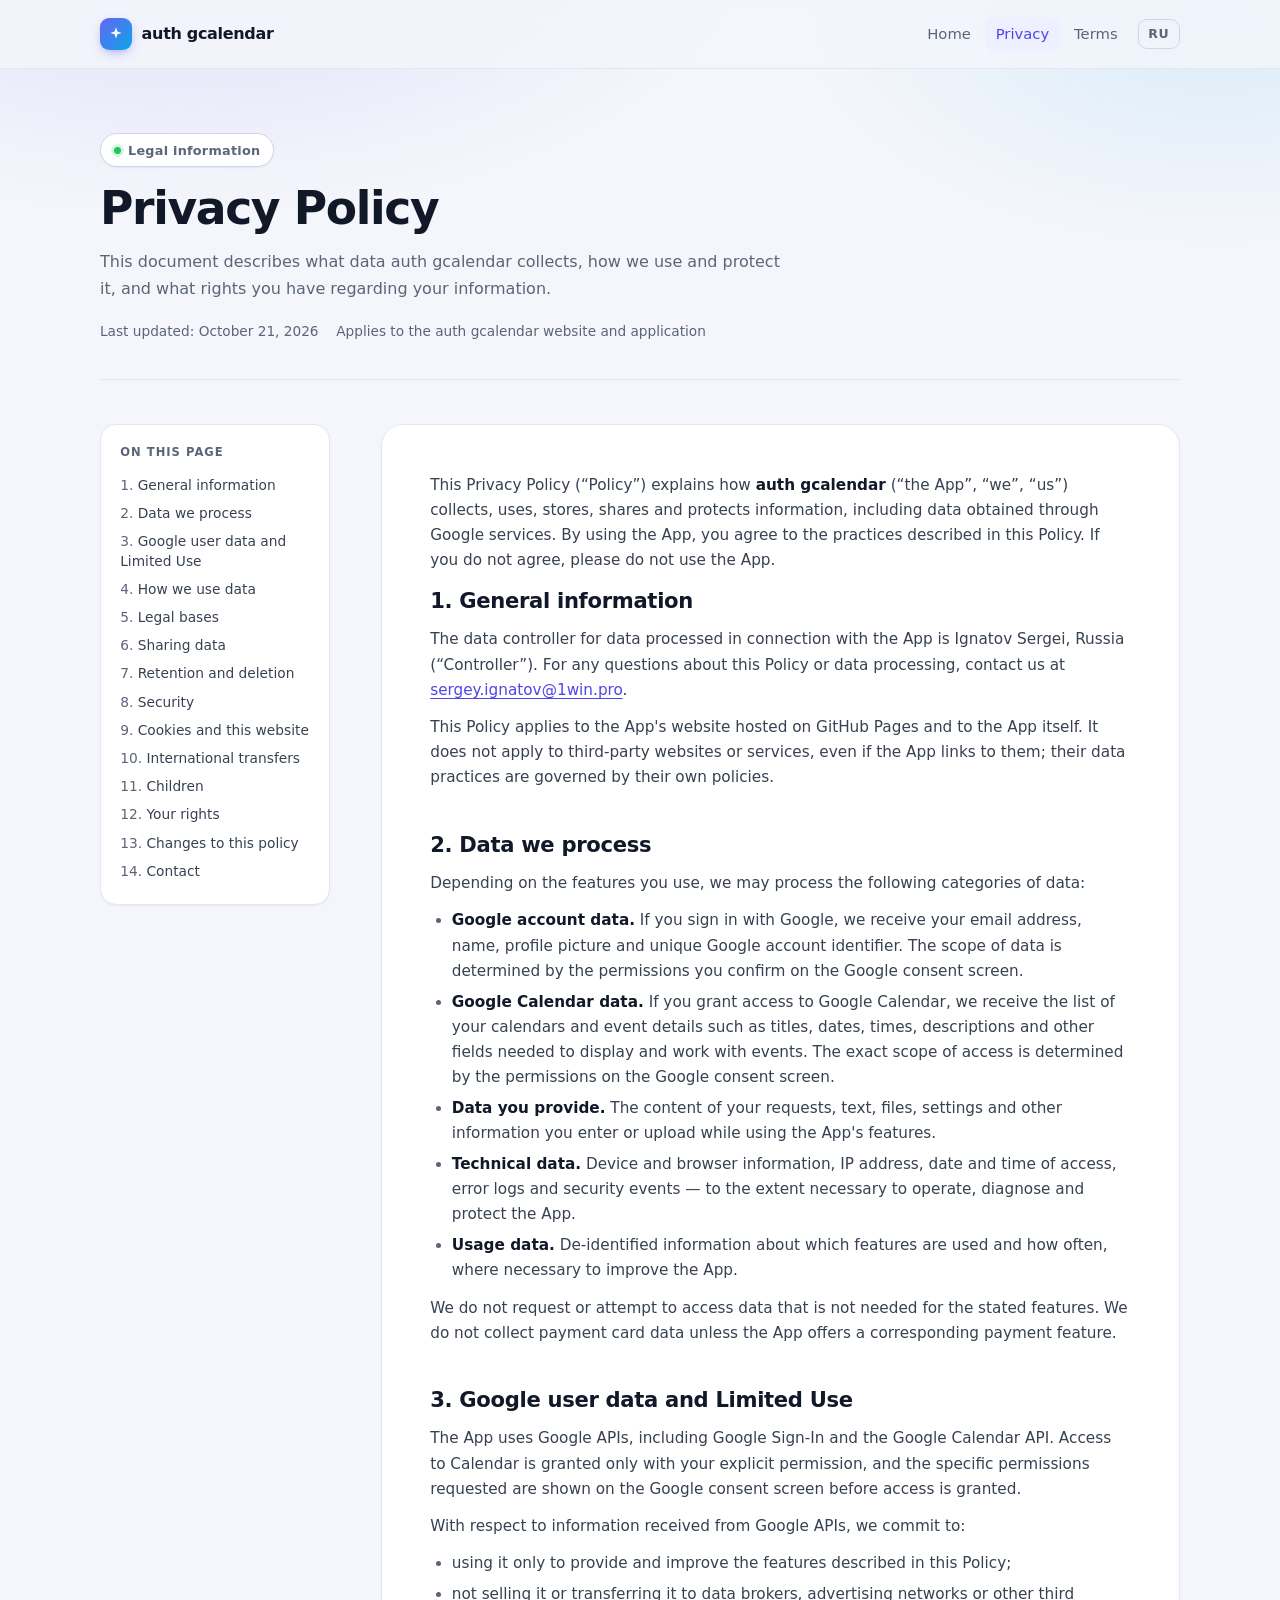
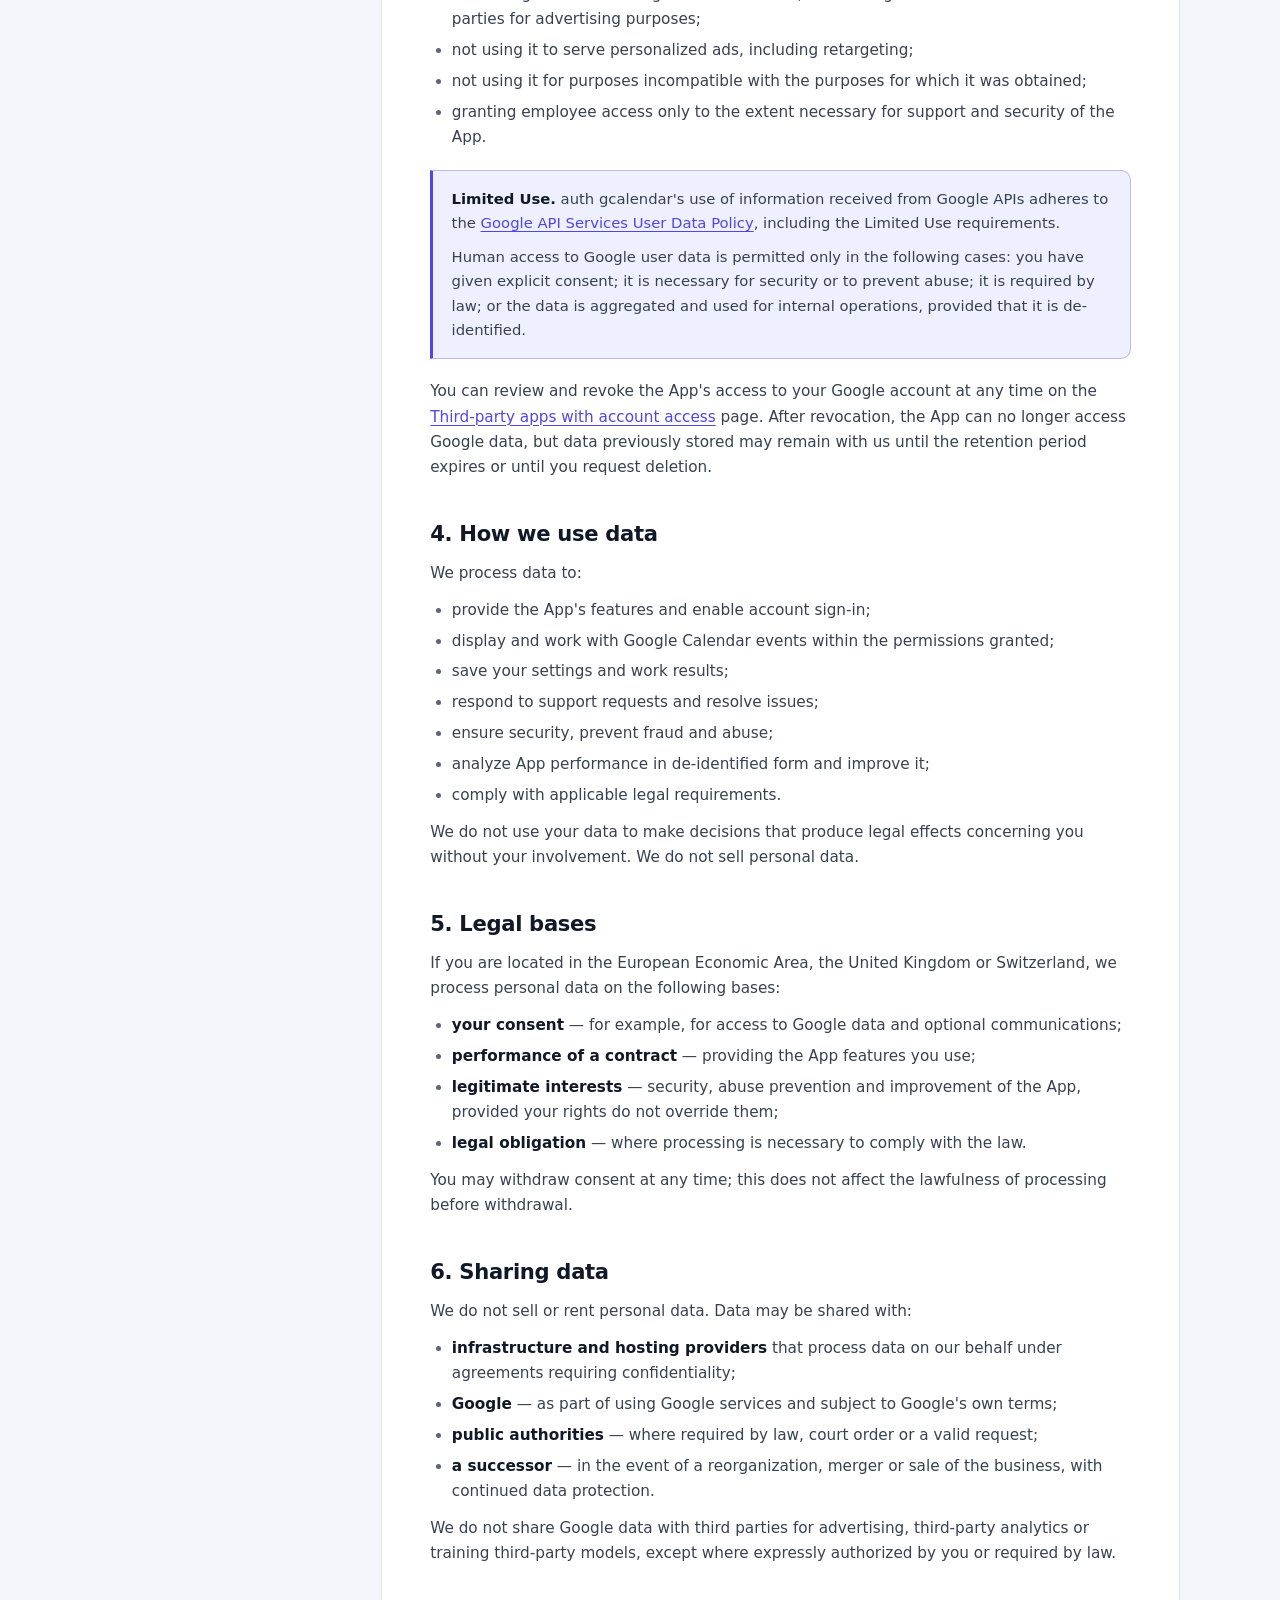
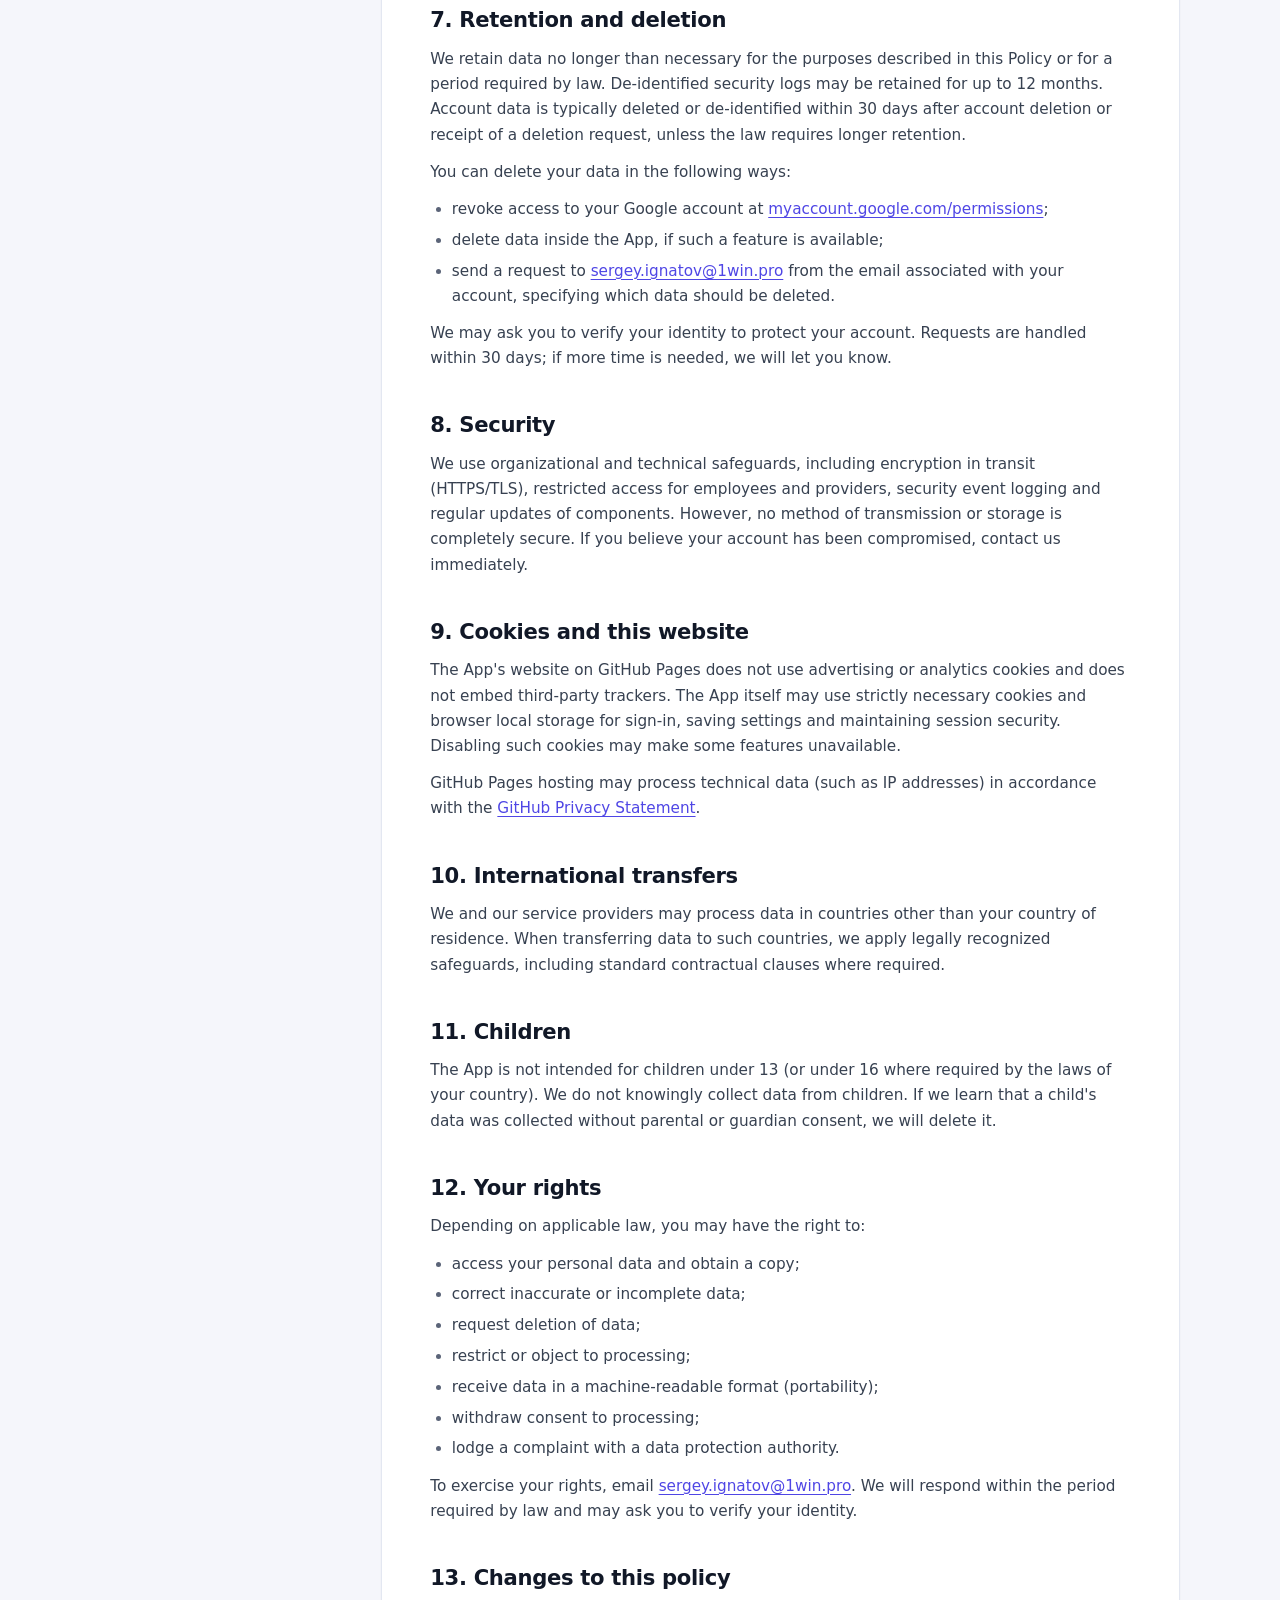
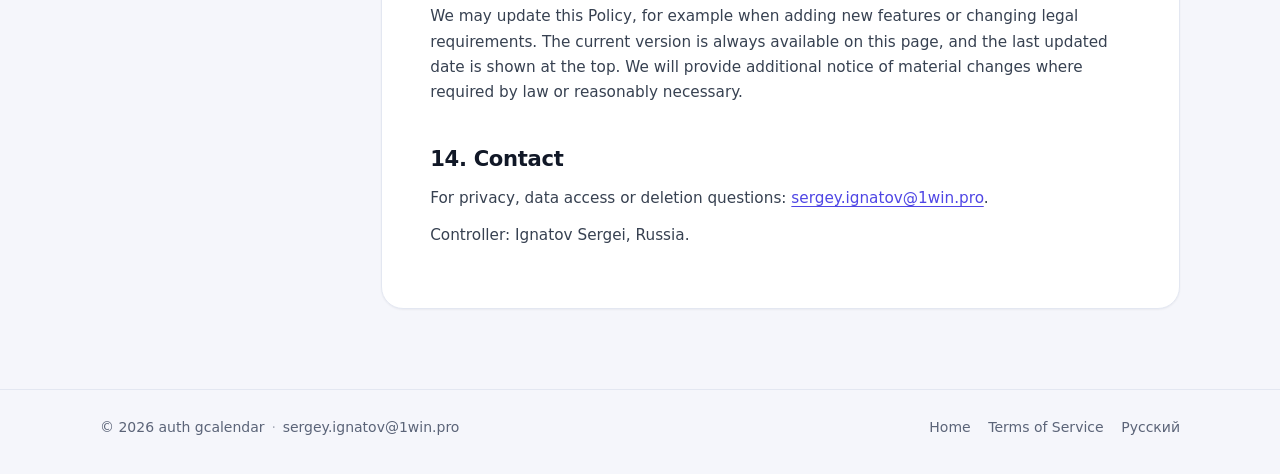
<file: en/privacy.html>
<!DOCTYPE html>
<html lang="en">
<head>
  <meta charset="utf-8">
  <meta name="viewport" content="width=device-width, initial-scale=1">
  <title>Privacy Policy — auth gcalendar</title>
  <meta name="description" content="auth gcalendar Privacy Policy: what data we collect, how Google user data is used, retention periods and how to delete your data.">
  <meta name="theme-color" content="#f5f6fb" media="(prefers-color-scheme: light)">
  <meta name="theme-color" content="#0b1020" media="(prefers-color-scheme: dark)">
  <meta property="og:type" content="article">
  <meta property="og:title" content="Privacy Policy — auth gcalendar">
  <meta property="og:description" content="What data auth gcalendar collects, how Google user data is used and how to delete your data.">
  <meta property="og:locale" content="en_US">
  <link rel="icon" href="../assets/favicon.svg" type="image/svg+xml">
  <link rel="stylesheet" href="../assets/styles.css">
  <link rel="alternate" hreflang="en" href="privacy.html">
  <link rel="alternate" hreflang="ru" href="../privacy.html">
</head>
<body>
  <a class="skip-link" href="#main">Skip to content</a>

  <header class="site-header">
    <div class="container header-inner">
      <a class="brand" href="index.html" aria-label="auth gcalendar — home">
        <span class="brand-mark" aria-hidden="true">
          <svg viewBox="0 0 24 24" fill="none">
            <path d="M12 3l1.9 5.6L19.5 10.5l-5.6 1.9L12 18l-1.9-5.6L4.5 10.5l5.6-1.9L12 3z" fill="#fff"/>
          </svg>
        </span>
        <span class="brand-name">auth gcalendar</span>
      </a>

      <nav class="site-nav" aria-label="Main navigation">
        <a href="index.html">Home</a>
        <a href="privacy.html" aria-current="page">Privacy</a>
        <a href="terms.html">Terms</a>
        <a class="lang-switch" href="../privacy.html" hreflang="ru" lang="ru" title="Русская версия">RU</a>
      </nav>
    </div>
  </header>

  <main id="main">
    <div class="container">
      <div class="page-head">
        <p class="eyebrow">Legal information</p>
        <h1>Privacy Policy</h1>
        <p class="lead">
          This document describes what data auth gcalendar collects, how we use and protect it,
          and what rights you have regarding your information.
        </p>
        <div class="page-meta">
          <span>Last updated: October 21, 2026</span>
          <span>Applies to the auth gcalendar website and application</span>
        </div>
      </div>

      <div class="legal-layout">
        <aside class="toc" aria-labelledby="toc-title">
          <h2 id="toc-title">On this page</h2>
          <ol>
            <li><a href="#general">General information</a></li>
            <li><a href="#data">Data we process</a></li>
            <li><a href="#google">Google user data and Limited Use</a></li>
            <li><a href="#use">How we use data</a></li>
            <li><a href="#legal-basis">Legal bases</a></li>
            <li><a href="#sharing">Sharing data</a></li>
            <li><a href="#retention">Retention and deletion</a></li>
            <li><a href="#security">Security</a></li>
            <li><a href="#cookies">Cookies and this website</a></li>
            <li><a href="#transfers">International transfers</a></li>
            <li><a href="#children">Children</a></li>
            <li><a href="#rights">Your rights</a></li>
            <li><a href="#changes">Changes to this policy</a></li>
            <li><a href="#contact">Contact</a></li>
          </ol>
        </aside>

        <article class="legal">
          <p>
            This Privacy Policy (“Policy”) explains how <strong>auth gcalendar</strong> (“the App”, “we”, “us”)
            collects, uses, stores, shares and protects information, including data obtained through
            Google services. By using the App, you agree to the practices described in this Policy.
            If you do not agree, please do not use the App.
          </p>

          <h2 id="general">1. General information</h2>
          <p>
            The data controller for data processed in connection with the App is
            Ignatov Sergei, Russia
            (“Controller”). For any questions about this Policy or data processing, contact us at
            <a href="mailto:sergey.ignatov@1win.pro">sergey.ignatov@1win.pro</a>.
          </p>
          <p>
            This Policy applies to the App's website hosted on GitHub Pages and to the App itself.
            It does not apply to third-party websites or services, even if the App links to them;
            their data practices are governed by their own policies.
          </p>

          <h2 id="data">2. Data we process</h2>
          <p>Depending on the features you use, we may process the following categories of data:</p>
          <ul>
            <li>
              <strong>Google account data.</strong> If you sign in with Google, we receive your email
              address, name, profile picture and unique Google account identifier. The scope of data
              is determined by the permissions you confirm on the Google consent screen.
            </li>
            <li>
              <strong>Google Calendar data.</strong> If you grant access to Google Calendar, we receive
              the list of your calendars and event details such as titles, dates, times, descriptions
              and other fields needed to display and work with events. The exact scope of access is
              determined by the permissions on the Google consent screen.
            </li>
            <li>
              <strong>Data you provide.</strong> The content of your requests, text, files, settings
              and other information you enter or upload while using the App's features.
            </li>
            <li>
              <strong>Technical data.</strong> Device and browser information, IP address, date and time
              of access, error logs and security events — to the extent necessary to operate,
              diagnose and protect the App.
            </li>
            <li>
              <strong>Usage data.</strong> De-identified information about which features are used and
              how often, where necessary to improve the App.
            </li>
          </ul>
          <p>
            We do not request or attempt to access data that is not needed for the stated features.
            We do not collect payment card data unless the App offers a corresponding payment feature.
          </p>

          <h2 id="google">3. Google user data and Limited Use</h2>
          <p>
            The App uses Google APIs, including Google Sign-In and the Google Calendar API. Access to
            Calendar is granted only with your explicit permission, and the specific permissions requested
            are shown on the Google consent screen before access is granted.
          </p>
          <p>With respect to information received from Google APIs, we commit to:</p>
          <ul>
            <li>using it only to provide and improve the features described in this Policy;</li>
            <li>not selling it or transferring it to data brokers, advertising networks or other third parties for advertising purposes;</li>
            <li>not using it to serve personalized ads, including retargeting;</li>
            <li>not using it for purposes incompatible with the purposes for which it was obtained;</li>
            <li>granting employee access only to the extent necessary for support and security of the App.</li>
          </ul>

          <div class="callout">
            <p>
              <strong>Limited Use.</strong> auth gcalendar's use of information received from Google APIs adheres
              to the <a href="https://developers.google.com/terms/api-services-user-data-policy" target="_blank" rel="noopener noreferrer">Google API Services User Data Policy</a>,
              including the Limited Use requirements.
            </p>
            <p>
              Human access to Google user data is permitted only in the following cases: you have given
              explicit consent; it is necessary for security or to prevent abuse; it is required by law;
              or the data is aggregated and used for internal operations, provided that it is de-identified.
            </p>
          </div>

          <p>
            You can review and revoke the App's access to your Google account at any time on the
            <a href="https://myaccount.google.com/permissions" target="_blank" rel="noopener noreferrer">Third-party apps with account access</a> page.
            After revocation, the App can no longer access Google data, but data previously stored
            may remain with us until the retention period expires or until you request deletion.
          </p>

          <h2 id="use">4. How we use data</h2>
          <p>We process data to:</p>
          <ul>
            <li>provide the App's features and enable account sign-in;</li>
            <li>display and work with Google Calendar events within the permissions granted;</li>
            <li>save your settings and work results;</li>
            <li>respond to support requests and resolve issues;</li>
            <li>ensure security, prevent fraud and abuse;</li>
            <li>analyze App performance in de-identified form and improve it;</li>
            <li>comply with applicable legal requirements.</li>
          </ul>
          <p>
            We do not use your data to make decisions that produce legal effects concerning you
            without your involvement. We do not sell personal data.
          </p>

          <h2 id="legal-basis">5. Legal bases</h2>
          <p>
            If you are located in the European Economic Area, the United Kingdom or Switzerland,
            we process personal data on the following bases:
          </p>
          <ul>
            <li><strong>your consent</strong> — for example, for access to Google data and optional communications;</li>
            <li><strong>performance of a contract</strong> — providing the App features you use;</li>
            <li><strong>legitimate interests</strong> — security, abuse prevention and improvement of the App, provided your rights do not override them;</li>
            <li><strong>legal obligation</strong> — where processing is necessary to comply with the law.</li>
          </ul>
          <p>You may withdraw consent at any time; this does not affect the lawfulness of processing before withdrawal.</p>

          <h2 id="sharing">6. Sharing data</h2>
          <p>We do not sell or rent personal data. Data may be shared with:</p>
          <ul>
            <li><strong>infrastructure and hosting providers</strong> that process data on our behalf under agreements requiring confidentiality;</li>
            <li><strong>Google</strong> — as part of using Google services and subject to Google's own terms;</li>
            <li><strong>public authorities</strong> — where required by law, court order or a valid request;</li>
            <li><strong>a successor</strong> — in the event of a reorganization, merger or sale of the business, with continued data protection.</li>
          </ul>
          <p>
            We do not share Google data with third parties for advertising, third-party analytics
            or training third-party models, except where expressly authorized by you or required by law.
          </p>

          <h2 id="retention">7. Retention and deletion</h2>
          <p>
            We retain data no longer than necessary for the purposes described in this Policy or
            for a period required by law. De-identified security logs may be retained for up to
            12 months. Account data is typically deleted or de-identified within 30 days after account
            deletion or receipt of a deletion request, unless the law requires longer retention.
          </p>
          <p>You can delete your data in the following ways:</p>
          <ul>
            <li>revoke access to your Google account at <a href="https://myaccount.google.com/permissions" target="_blank" rel="noopener noreferrer">myaccount.google.com/permissions</a>;</li>
            <li>delete data inside the App, if such a feature is available;</li>
            <li>send a request to <a href="mailto:sergey.ignatov@1win.pro">sergey.ignatov@1win.pro</a> from the email associated with your account, specifying which data should be deleted.</li>
          </ul>
          <p>
            We may ask you to verify your identity to protect your account. Requests are handled
            within 30 days; if more time is needed, we will let you know.
          </p>

          <h2 id="security">8. Security</h2>
          <p>
            We use organizational and technical safeguards, including encryption in transit
            (HTTPS/TLS), restricted access for employees and providers, security event logging
            and regular updates of components. However, no method of transmission or storage is
            completely secure. If you believe your account has been compromised, contact us immediately.
          </p>

          <h2 id="cookies">9. Cookies and this website</h2>
          <p>
            The App's website on GitHub Pages does not use advertising or analytics cookies and does
            not embed third-party trackers. The App itself may use strictly necessary cookies and
            browser local storage for sign-in, saving settings and maintaining session security.
            Disabling such cookies may make some features unavailable.
          </p>
          <p>
            GitHub Pages hosting may process technical data (such as IP addresses) in accordance with the
            <a href="https://docs.github.com/site-policy/privacy-policies/github-general-privacy-statement" target="_blank" rel="noopener noreferrer">GitHub Privacy Statement</a>.
          </p>

          <h2 id="transfers">10. International transfers</h2>
          <p>
            We and our service providers may process data in countries other than your country of
            residence. When transferring data to such countries, we apply legally recognized safeguards,
            including standard contractual clauses where required.
          </p>

          <h2 id="children">11. Children</h2>
          <p>
            The App is not intended for children under 13 (or under 16 where required by the laws of
            your country). We do not knowingly collect data from children. If we learn that a child's
            data was collected without parental or guardian consent, we will delete it.
          </p>

          <h2 id="rights">12. Your rights</h2>
          <p>Depending on applicable law, you may have the right to:</p>
          <ul>
            <li>access your personal data and obtain a copy;</li>
            <li>correct inaccurate or incomplete data;</li>
            <li>request deletion of data;</li>
            <li>restrict or object to processing;</li>
            <li>receive data in a machine-readable format (portability);</li>
            <li>withdraw consent to processing;</li>
            <li>lodge a complaint with a data protection authority.</li>
          </ul>
          <p>
            To exercise your rights, email <a href="mailto:sergey.ignatov@1win.pro">sergey.ignatov@1win.pro</a>.
            We will respond within the period required by law and may ask you to verify your identity.
          </p>

          <h2 id="changes">13. Changes to this policy</h2>
          <p>
            We may update this Policy, for example when adding new features or changing legal
            requirements. The current version is always available on this page, and the last updated
            date is shown at the top. We will provide additional notice of material changes where
            required by law or reasonably necessary.
          </p>

          <h2 id="contact">14. Contact</h2>
          <p>
            For privacy, data access or deletion questions:
            <a href="mailto:sergey.ignatov@1win.pro">sergey.ignatov@1win.pro</a>.
          </p>
          <p>
            Controller: Ignatov Sergei, Russia.
          </p>
        </article>
      </div>
    </div>
  </main>

  <footer class="site-footer">
    <div class="container footer-inner">
      <p>© 2026 auth gcalendar <span class="footer-sep">·</span> <a href="mailto:sergey.ignatov@1win.pro">sergey.ignatov@1win.pro</a></p>
      <nav aria-label="Legal information">
        <a href="index.html">Home</a>
        <a href="terms.html">Terms of Service</a>
        <a href="../privacy.html" hreflang="ru" lang="ru">Русский</a>
      </nav>
    </div>
  </footer>
</body>
</html>
</file>
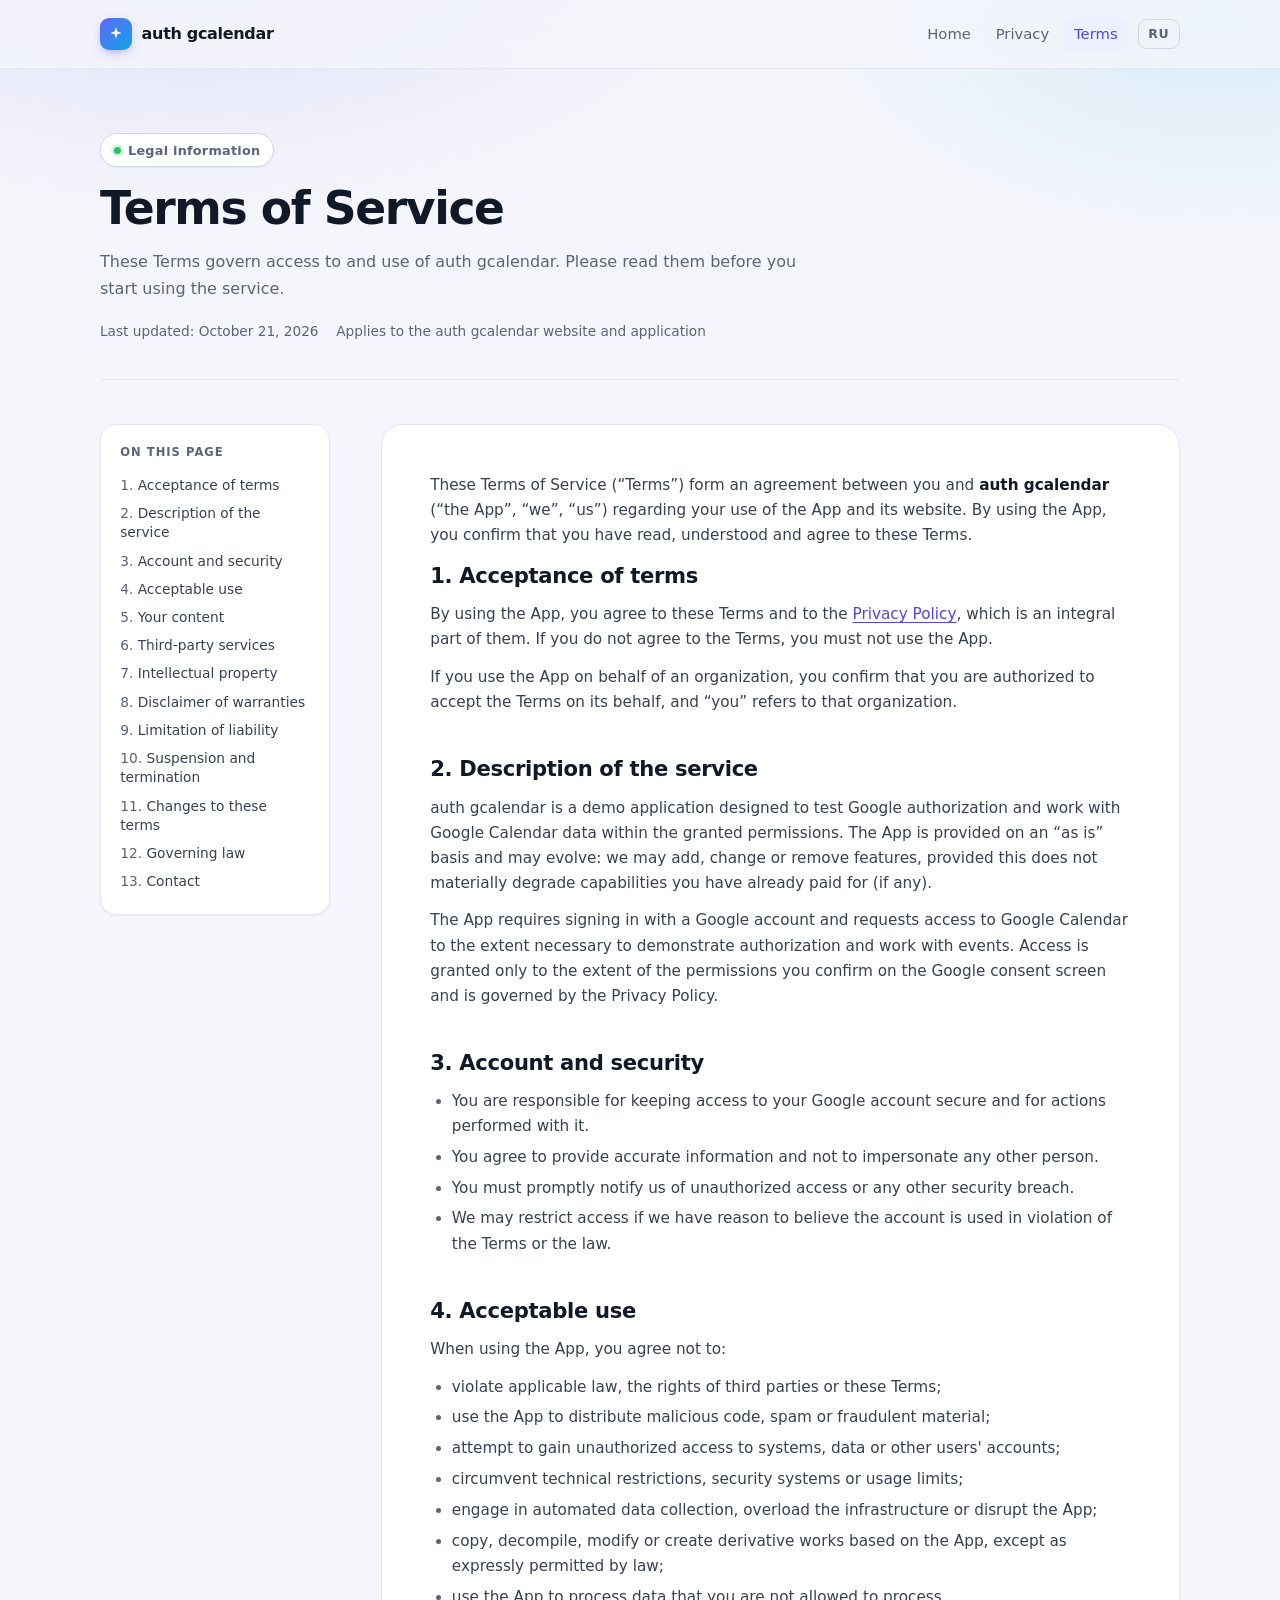
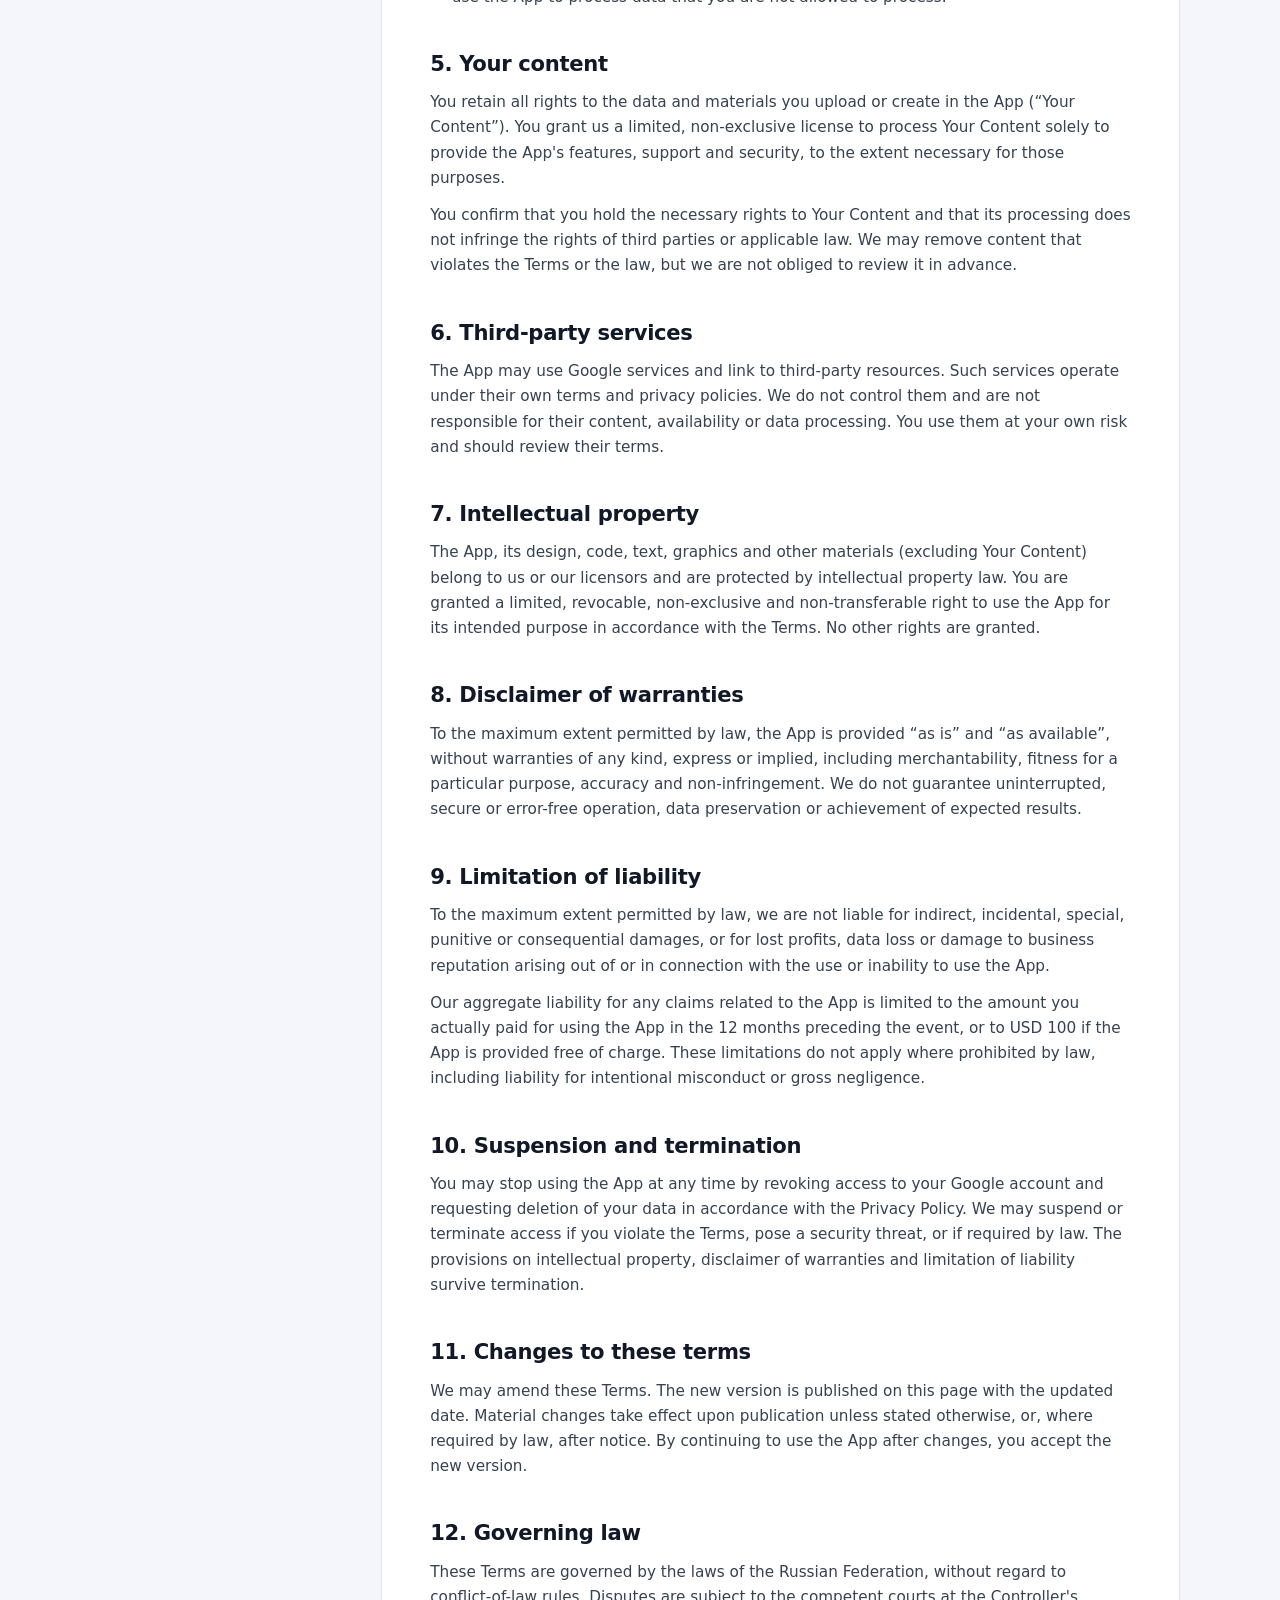
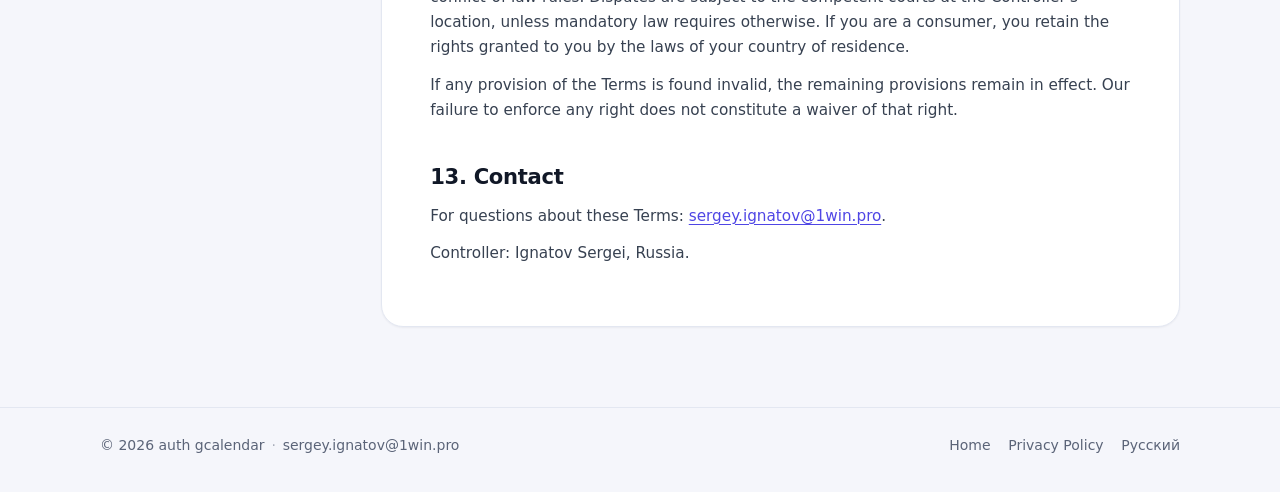
<file: en/terms.html>
<!DOCTYPE html>
<html lang="en">
<head>
  <meta charset="utf-8">
  <meta name="viewport" content="width=device-width, initial-scale=1">
  <title>Terms of Service — auth gcalendar</title>
  <meta name="description" content="auth gcalendar Terms of Service: rules for using the app, rights and obligations of the parties, and limitations of liability.">
  <meta name="theme-color" content="#f5f6fb" media="(prefers-color-scheme: light)">
  <meta name="theme-color" content="#0b1020" media="(prefers-color-scheme: dark)">
  <meta property="og:type" content="article">
  <meta property="og:title" content="Terms of Service — auth gcalendar">
  <meta property="og:description" content="Rules for using auth gcalendar, rights and obligations of the parties.">
  <meta property="og:locale" content="en_US">
  <link rel="icon" href="../assets/favicon.svg" type="image/svg+xml">
  <link rel="stylesheet" href="../assets/styles.css">
  <link rel="alternate" hreflang="en" href="terms.html">
  <link rel="alternate" hreflang="ru" href="../terms.html">
</head>
<body>
  <a class="skip-link" href="#main">Skip to content</a>

  <header class="site-header">
    <div class="container header-inner">
      <a class="brand" href="index.html" aria-label="auth gcalendar — home">
        <span class="brand-mark" aria-hidden="true">
          <svg viewBox="0 0 24 24" fill="none">
            <path d="M12 3l1.9 5.6L19.5 10.5l-5.6 1.9L12 18l-1.9-5.6L4.5 10.5l5.6-1.9L12 3z" fill="#fff"/>
          </svg>
        </span>
        <span class="brand-name">auth gcalendar</span>
      </a>

      <nav class="site-nav" aria-label="Main navigation">
        <a href="index.html">Home</a>
        <a href="privacy.html">Privacy</a>
        <a href="terms.html" aria-current="page">Terms</a>
        <a class="lang-switch" href="../terms.html" hreflang="ru" lang="ru" title="Русская версия">RU</a>
      </nav>
    </div>
  </header>

  <main id="main">
    <div class="container">
      <div class="page-head">
        <p class="eyebrow">Legal information</p>
        <h1>Terms of Service</h1>
        <p class="lead">
          These Terms govern access to and use of auth gcalendar. Please read them before you start using the service.
        </p>
        <div class="page-meta">
          <span>Last updated: October 21, 2026</span>
          <span>Applies to the auth gcalendar website and application</span>
        </div>
      </div>

      <div class="legal-layout">
        <aside class="toc" aria-labelledby="toc-title">
          <h2 id="toc-title">On this page</h2>
          <ol>
            <li><a href="#acceptance">Acceptance of terms</a></li>
            <li><a href="#service">Description of the service</a></li>
            <li><a href="#account">Account and security</a></li>
            <li><a href="#acceptable-use">Acceptable use</a></li>
            <li><a href="#content">Your content</a></li>
            <li><a href="#third-party">Third-party services</a></li>
            <li><a href="#ip">Intellectual property</a></li>
            <li><a href="#warranties">Disclaimer of warranties</a></li>
            <li><a href="#liability">Limitation of liability</a></li>
            <li><a href="#termination">Suspension and termination</a></li>
            <li><a href="#changes">Changes to these terms</a></li>
            <li><a href="#law">Governing law</a></li>
            <li><a href="#contact">Contact</a></li>
          </ol>
        </aside>

        <article class="legal">
          <p>
            These Terms of Service (“Terms”) form an agreement between you and <strong>auth gcalendar</strong>
            (“the App”, “we”, “us”) regarding your use of the App and its website. By using the App,
            you confirm that you have read, understood and agree to these Terms.
          </p>

          <h2 id="acceptance">1. Acceptance of terms</h2>
          <p>
            By using the App, you agree to these Terms and to the <a href="privacy.html">Privacy Policy</a>,
            which is an integral part of them. If you do not agree to the Terms, you must not use the App.
          </p>
          <p>
            If you use the App on behalf of an organization, you confirm that you are authorized to
            accept the Terms on its behalf, and “you” refers to that organization.
          </p>

          <h2 id="service">2. Description of the service</h2>
          <p>
            auth gcalendar is a demo application designed to test Google authorization and work with Google Calendar data within the granted permissions.
            The App is provided on an “as is” basis and may evolve: we may add, change or remove
            features, provided this does not materially degrade capabilities you have already paid for (if any).
          </p>
          <p>
            The App requires signing in with a Google account and requests access to Google Calendar
            to the extent necessary to demonstrate authorization and work with events. Access is granted
            only to the extent of the permissions you confirm on the Google consent screen and is governed
            by the Privacy Policy.
          </p>

          <h2 id="account">3. Account and security</h2>
          <ul>
            <li>You are responsible for keeping access to your Google account secure and for actions performed with it.</li>
            <li>You agree to provide accurate information and not to impersonate any other person.</li>
            <li>You must promptly notify us of unauthorized access or any other security breach.</li>
            <li>We may restrict access if we have reason to believe the account is used in violation of the Terms or the law.</li>
          </ul>

          <h2 id="acceptable-use">4. Acceptable use</h2>
          <p>When using the App, you agree not to:</p>
          <ul>
            <li>violate applicable law, the rights of third parties or these Terms;</li>
            <li>use the App to distribute malicious code, spam or fraudulent material;</li>
            <li>attempt to gain unauthorized access to systems, data or other users' accounts;</li>
            <li>circumvent technical restrictions, security systems or usage limits;</li>
            <li>engage in automated data collection, overload the infrastructure or disrupt the App;</li>
            <li>copy, decompile, modify or create derivative works based on the App, except as expressly permitted by law;</li>
            <li>use the App to process data that you are not allowed to process.</li>
          </ul>

          <h2 id="content">5. Your content</h2>
          <p>
            You retain all rights to the data and materials you upload or create in the App (“Your Content”).
            You grant us a limited, non-exclusive license to process Your Content solely to provide the
            App's features, support and security, to the extent necessary for those purposes.
          </p>
          <p>
            You confirm that you hold the necessary rights to Your Content and that its processing does
            not infringe the rights of third parties or applicable law. We may remove content that violates
            the Terms or the law, but we are not obliged to review it in advance.
          </p>

          <h2 id="third-party">6. Third-party services</h2>
          <p>
            The App may use Google services and link to third-party resources. Such services operate under
            their own terms and privacy policies. We do not control them and are not responsible for their
            content, availability or data processing. You use them at your own risk and should review their terms.
          </p>

          <h2 id="ip">7. Intellectual property</h2>
          <p>
            The App, its design, code, text, graphics and other materials (excluding Your Content) belong to
            us or our licensors and are protected by intellectual property law. You are granted a limited,
            revocable, non-exclusive and non-transferable right to use the App for its intended purpose in
            accordance with the Terms. No other rights are granted.
          </p>

          <h2 id="warranties">8. Disclaimer of warranties</h2>
          <p>
            To the maximum extent permitted by law, the App is provided “as is” and “as available”, without
            warranties of any kind, express or implied, including merchantability, fitness for a particular
            purpose, accuracy and non-infringement. We do not guarantee uninterrupted, secure or error-free
            operation, data preservation or achievement of expected results.
          </p>

          <h2 id="liability">9. Limitation of liability</h2>
          <p>
            To the maximum extent permitted by law, we are not liable for indirect, incidental, special,
            punitive or consequential damages, or for lost profits, data loss or damage to business
            reputation arising out of or in connection with the use or inability to use the App.
          </p>
          <p>
            Our aggregate liability for any claims related to the App is limited to the amount you actually
            paid for using the App in the 12 months preceding the event, or to USD 100 if the App is provided
            free of charge. These limitations do not apply where prohibited by law, including liability for
            intentional misconduct or gross negligence.
          </p>

          <h2 id="termination">10. Suspension and termination</h2>
          <p>
            You may stop using the App at any time by revoking access to your Google account and requesting
            deletion of your data in accordance with the Privacy Policy. We may suspend or terminate access
            if you violate the Terms, pose a security threat, or if required by law. The provisions on
            intellectual property, disclaimer of warranties and limitation of liability survive termination.
          </p>

          <h2 id="changes">11. Changes to these terms</h2>
          <p>
            We may amend these Terms. The new version is published on this page with the updated date.
            Material changes take effect upon publication unless stated otherwise, or, where required by law,
            after notice. By continuing to use the App after changes, you accept the new version.
          </p>

          <h2 id="law">12. Governing law</h2>
          <p>
            These Terms are governed by the laws of the Russian Federation,
            without regard to conflict-of-law rules. Disputes are subject to the competent courts at the
            Controller's location, unless mandatory law requires otherwise. If you are a consumer, you retain
            the rights granted to you by the laws of your country of residence.
          </p>
          <p>
            If any provision of the Terms is found invalid, the remaining provisions remain in effect.
            Our failure to enforce any right does not constitute a waiver of that right.
          </p>

          <h2 id="contact">13. Contact</h2>
          <p>
            For questions about these Terms:
            <a href="mailto:sergey.ignatov@1win.pro">sergey.ignatov@1win.pro</a>.
          </p>
          <p>
            Controller: Ignatov Sergei, Russia.
          </p>
        </article>
      </div>
    </div>
  </main>

  <footer class="site-footer">
    <div class="container footer-inner">
      <p>© 2026 auth gcalendar <span class="footer-sep">·</span> <a href="mailto:sergey.ignatov@1win.pro">sergey.ignatov@1win.pro</a></p>
      <nav aria-label="Legal information">
        <a href="index.html">Home</a>
        <a href="privacy.html">Privacy Policy</a>
        <a href="../terms.html" hreflang="ru" lang="ru">Русский</a>
      </nav>
    </div>
  </footer>
</body>
</html>
</file>
<file: assets/styles.css>
/* ============================================================
   My App — GitHub Pages site
   No external fonts, no trackers, no build step.
   ============================================================ */

:root {
  color-scheme: light;

  --bg: #f5f6fb;
  --bg-soft: #eef1f9;
  --surface: #ffffff;
  --surface-2: #f0f2fa;
  --text: #111827;
  --text-soft: #374151;
  --muted: #5b6478;
  --line: #e3e7f1;
  --line-strong: #cfd6e6;

  --accent: #4f46e5;
  --accent-strong: #4338ca;
  --accent-soft: #eef0ff;
  --accent-contrast: #ffffff;

  --warn-bg: #fff7ed;
  --warn-line: #f59e0b;
  --warn-text: #7c2d12;

  --radius-sm: 10px;
  --radius: 16px;
  --radius-lg: 22px;

  --shadow-sm: 0 1px 2px rgba(17, 24, 39, 0.05);
  --shadow: 0 10px 30px -12px rgba(17, 24, 39, 0.18);
  --shadow-lg: 0 24px 60px -24px rgba(30, 41, 90, 0.28);

  --wrap: 1080px;
  --read: 820px;
  --header-h: 68px;

  --font: "Inter", "Segoe UI", system-ui, -apple-system, "Helvetica Neue", Arial, sans-serif;
}

@media (prefers-color-scheme: dark) {
  :root {
    color-scheme: dark;

    --bg: #0b1020;
    --bg-soft: #0f1528;
    --surface: #121a2e;
    --surface-2: #1a2339;
    --text: #eef1f9;
    --text-soft: #ccd3e3;
    --muted: #97a1b8;
    --line: #232e47;
    --line-strong: #33405c;

    --accent: #8b93ff;
    --accent-strong: #a5abff;
    --accent-soft: #1c2444;
    --accent-contrast: #0b1020;

    --warn-bg: #2a1d10;
    --warn-line: #d97706;
    --warn-text: #fcd9a8;

    --shadow-sm: 0 1px 2px rgba(0, 0, 0, 0.4);
    --shadow: 0 12px 32px -14px rgba(0, 0, 0, 0.7);
    --shadow-lg: 0 28px 70px -30px rgba(0, 0, 0, 0.85);
  }
}

*,
*::before,
*::after {
  box-sizing: border-box;
}

html {
  scroll-behavior: smooth;
  -webkit-text-size-adjust: 100%;
}

body {
  margin: 0;
  min-height: 100vh;
  font-family: var(--font);
  font-size: 16px;
  line-height: 1.65;
  color: var(--text);
  background: var(--bg);
  -webkit-font-smoothing: antialiased;
  text-rendering: optimizeLegibility;
  display: flex;
  flex-direction: column;
}

body::before {
  content: "";
  position: fixed;
  inset: 0;
  z-index: -1;
  pointer-events: none;
  background:
    radial-gradient(60rem 32rem at 15% -10%, rgba(99, 102, 241, 0.16), transparent 60%),
    radial-gradient(48rem 28rem at 95% 0%, rgba(14, 165, 233, 0.12), transparent 55%);
}

@media (prefers-color-scheme: dark) {
  body::before {
    background:
      radial-gradient(60rem 32rem at 15% -10%, rgba(79, 70, 229, 0.28), transparent 60%),
      radial-gradient(48rem 28rem at 95% 0%, rgba(14, 165, 233, 0.16), transparent 55%);
  }
}

main {
  flex: 1 0 auto;
}

img,
svg {
  max-width: 100%;
  height: auto;
}

a {
  color: var(--accent);
  text-decoration-thickness: 1px;
  text-underline-offset: 0.2em;
}

a:hover {
  color: var(--accent-strong);
}

:focus-visible {
  outline: 2px solid var(--accent);
  outline-offset: 3px;
  border-radius: 4px;
}

.container {
  width: min(100% - 2.5rem, var(--wrap));
  margin-inline: auto;
}

.skip-link {
  position: absolute;
  left: -9999px;
  top: 0;
  z-index: 100;
  padding: 0.7rem 1rem;
  background: var(--surface);
  color: var(--text);
  border: 1px solid var(--line-strong);
  border-radius: var(--radius-sm);
}

.skip-link:focus {
  left: 1rem;
  top: 1rem;
}

/* ---------- Header ---------- */

.site-header {
  position: sticky;
  top: 0;
  z-index: 50;
  border-bottom: 1px solid var(--line);
  background: rgba(245, 246, 251, 0.82);
  backdrop-filter: saturate(160%) blur(14px);
  -webkit-backdrop-filter: saturate(160%) blur(14px);
}

@media (prefers-color-scheme: dark) {
  .site-header {
    background: rgba(11, 16, 32, 0.82);
  }
}

.header-inner {
  display: flex;
  align-items: center;
  justify-content: space-between;
  gap: 1rem;
  min-height: var(--header-h);
}

.brand {
  display: inline-flex;
  align-items: center;
  gap: 0.6rem;
  color: var(--text);
  text-decoration: none;
  font-weight: 700;
  letter-spacing: -0.02em;
  white-space: nowrap;
}

.brand:hover {
  color: var(--text);
}

.brand-mark {
  display: grid;
  place-items: center;
  width: 32px;
  height: 32px;
  border-radius: 9px;
  background: linear-gradient(135deg, #6366f1, #0ea5e9);
  box-shadow: 0 4px 12px -4px rgba(79, 70, 229, 0.6);
  flex: none;
}

.brand-mark svg {
  width: 18px;
  height: 18px;
  display: block;
}

.site-nav {
  display: flex;
  align-items: center;
  gap: 0.15rem;
}

.site-nav a {
  display: inline-block;
  padding: 0.5rem 0.7rem;
  border-radius: 9px;
  color: var(--muted);
  text-decoration: none;
  font-size: 0.925rem;
  font-weight: 500;
  line-height: 1.2;
  white-space: nowrap;
}

.site-nav a:hover {
  color: var(--text);
  background: var(--surface-2);
}

.site-nav a[aria-current="page"] {
  color: var(--accent);
  background: var(--accent-soft);
}

.site-nav .lang-switch {
  margin-left: 0.4rem;
  border: 1px solid var(--line-strong);
  padding: 0.42rem 0.6rem;
  font-size: 0.78rem;
  font-weight: 700;
  letter-spacing: 0.06em;
  text-transform: uppercase;
}

/* ---------- Hero ---------- */

.hero {
  padding: clamp(3rem, 8vw, 6rem) 0 clamp(2.5rem, 6vw, 3.5rem);
}

.hero-inner {
  max-width: 860px;
  margin-inline: auto;
  text-align: center;
}

.eyebrow {
  display: inline-flex;
  align-items: center;
  gap: 0.45rem;
  margin: 0 0 1.25rem;
  padding: 0.35rem 0.8rem;
  border: 1px solid var(--line-strong);
  border-radius: 999px;
  background: var(--surface);
  color: var(--muted);
  font-size: 0.8rem;
  font-weight: 600;
  letter-spacing: 0.02em;
  box-shadow: var(--shadow-sm);
}

.eyebrow::before {
  content: "";
  width: 7px;
  height: 7px;
  border-radius: 50%;
  background: #22c55e;
  box-shadow: 0 0 0 3px rgba(34, 197, 94, 0.18);
}

h1 {
  margin: 0;
  font-size: clamp(2.25rem, 6.2vw, 4rem);
  line-height: 1.05;
  letter-spacing: -0.035em;
  font-weight: 800;
}

.grad {
  background: linear-gradient(100deg, #6366f1 0%, #4f46e5 45%, #0ea5e9 100%);
  -webkit-background-clip: text;
  background-clip: text;
  color: transparent;
}

@media (prefers-color-scheme: dark) {
  .grad {
    background: linear-gradient(100deg, #a5b4fc 0%, #8b93ff 45%, #7dd3fc 100%);
    -webkit-background-clip: text;
    background-clip: text;
  }
}

.lead {
  max-width: 660px;
  margin: 1.4rem auto 0;
  color: var(--muted);
  font-size: clamp(1rem, 2.2vw, 1.14rem);
  line-height: 1.7;
}

.actions {
  display: flex;
  flex-wrap: wrap;
  justify-content: center;
  gap: 0.75rem;
  margin-top: 2rem;
}

.btn {
  display: inline-flex;
  align-items: center;
  justify-content: center;
  gap: 0.5rem;
  min-height: 46px;
  padding: 0.7rem 1.3rem;
  border: 1px solid var(--line-strong);
  border-radius: 12px;
  background: var(--surface);
  color: var(--text);
  font-size: 0.95rem;
  font-weight: 600;
  text-decoration: none;
  box-shadow: var(--shadow-sm);
  transition: transform 0.16s ease, box-shadow 0.16s ease, background 0.16s ease,
    border-color 0.16s ease;
}

.btn:hover {
  color: var(--text);
  transform: translateY(-1px);
  border-color: var(--accent);
  box-shadow: var(--shadow);
}

.btn-primary {
  border-color: transparent;
  background: var(--accent);
  color: var(--accent-contrast);
  box-shadow: 0 12px 26px -12px rgba(79, 70, 229, 0.75);
}

.btn-primary:hover {
  background: var(--accent-strong);
  color: var(--accent-contrast);
}

.btn .arrow {
  font-size: 1.05em;
  line-height: 1;
  transition: transform 0.16s ease;
}

.btn:hover .arrow {
  transform: translateX(2px);
}

/* ---------- Content sections ---------- */

.section {
  padding: clamp(2rem, 5vw, 3.25rem) 0;
}

.section-head {
  max-width: 640px;
  margin-bottom: 1.5rem;
}

.section-head h2 {
  margin: 0 0 0.4rem;
  font-size: clamp(1.35rem, 3vw, 1.7rem);
  letter-spacing: -0.02em;
  line-height: 1.25;
}

.section-head p {
  margin: 0;
  color: var(--muted);
  font-size: 0.98rem;
}

.link-grid {
  display: grid;
  grid-template-columns: repeat(2, minmax(0, 1fr));
  gap: 1rem;
}

.link-card {
  position: relative;
  display: flex;
  flex-direction: column;
  gap: 0.55rem;
  padding: clamp(1.3rem, 3vw, 1.8rem);
  border: 1px solid var(--line);
  border-radius: var(--radius-lg);
  background: var(--surface);
  color: var(--text);
  text-decoration: none;
  box-shadow: var(--shadow-sm);
  transition: transform 0.18s ease, box-shadow 0.18s ease, border-color 0.18s ease;
}

.link-card:hover {
  color: var(--text);
  transform: translateY(-3px);
  border-color: color-mix(in srgb, var(--accent) 45%, var(--line));
  box-shadow: var(--shadow-lg);
}

.card-icon {
  display: grid;
  place-items: center;
  width: 42px;
  height: 42px;
  margin-bottom: 0.35rem;
  border-radius: 12px;
  background: var(--accent-soft);
  color: var(--accent);
}

.card-icon svg {
  width: 21px;
  height: 21px;
}

.link-card h3 {
  margin: 0;
  font-size: 1.08rem;
  letter-spacing: -0.01em;
}

.link-card p {
  margin: 0;
  color: var(--muted);
  font-size: 0.94rem;
  line-height: 1.6;
}

.card-link {
  margin-top: auto;
  padding-top: 0.7rem;
  color: var(--accent);
  font-size: 0.9rem;
  font-weight: 600;
}

/* ---------- Facts ---------- */

.facts {
  display: grid;
  grid-template-columns: repeat(3, minmax(0, 1fr));
  gap: 1rem;
}

.fact {
  padding: 1.2rem 1.3rem;
  border: 1px solid var(--line);
  border-radius: var(--radius);
  background: color-mix(in srgb, var(--surface) 70%, transparent);
}

.fact h3 {
  margin: 0 0 0.35rem;
  font-size: 0.98rem;
  letter-spacing: -0.01em;
}

.fact p {
  margin: 0;
  color: var(--muted);
  font-size: 0.9rem;
  line-height: 1.6;
}

.fact .check {
  display: inline-grid;
  place-items: center;
  width: 22px;
  height: 22px;
  margin-bottom: 0.6rem;
  border-radius: 50%;
  background: var(--accent-soft);
  color: var(--accent);
  font-size: 0.8rem;
  font-weight: 700;
}

/* ---------- Contact ---------- */

.contact-band {
  display: flex;
  flex-wrap: wrap;
  align-items: center;
  justify-content: space-between;
  gap: 1.25rem;
  padding: clamp(1.4rem, 4vw, 2rem);
  border: 1px solid var(--line);
  border-radius: var(--radius-lg);
  background:
    linear-gradient(135deg, var(--accent-soft), transparent 55%),
    var(--surface);
  box-shadow: var(--shadow-sm);
}

.contact-band h2 {
  margin: 0 0 0.3rem;
  font-size: 1.15rem;
  letter-spacing: -0.01em;
}

.contact-band p {
  margin: 0;
  color: var(--muted);
  font-size: 0.93rem;
}

.contact-band .btn {
  flex: none;
}

/* ---------- Legal pages ---------- */

.page-head {
  padding: clamp(2.5rem, 6vw, 4rem) 0 clamp(1.5rem, 4vw, 2.25rem);
  border-bottom: 1px solid var(--line);
  margin-bottom: clamp(1.75rem, 4vw, 2.75rem);
}

.page-head .eyebrow {
  margin-bottom: 1rem;
}

.page-head h1 {
  font-size: clamp(1.95rem, 4.6vw, 2.85rem);
  line-height: 1.12;
  letter-spacing: -0.03em;
}

.page-head .lead {
  margin: 0.85rem 0 0;
  max-width: 700px;
  font-size: 1rem;
}

.page-meta {
  display: flex;
  flex-wrap: wrap;
  gap: 0.35rem 1.1rem;
  margin-top: 1.1rem;
  color: var(--muted);
  font-size: 0.855rem;
}

.legal-layout {
  display: grid;
  grid-template-columns: 230px minmax(0, 1fr);
  gap: clamp(1.75rem, 4vw, 3.5rem);
  align-items: start;
  padding-bottom: clamp(3rem, 7vw, 5rem);
}

.toc {
  position: sticky;
  top: calc(var(--header-h) + 1.5rem);
  padding: 1.15rem 1.2rem;
  border: 1px solid var(--line);
  border-radius: var(--radius);
  background: var(--surface);
  box-shadow: var(--shadow-sm);
  font-size: 0.86rem;
}

.toc h2 {
  margin: 0 0 0.6rem;
  color: var(--muted);
  font-size: 0.72rem;
  font-weight: 700;
  letter-spacing: 0.09em;
  text-transform: uppercase;
}

.toc ol {
  margin: 0;
  padding: 0;
  list-style: none;
  counter-reset: toc;
}

.toc li {
  counter-increment: toc;
  margin: 0;
}

.toc li a {
  display: block;
  padding: 0.28rem 0;
  color: var(--text-soft);
  text-decoration: none;
  line-height: 1.4;
}

.toc li a::before {
  content: counter(toc) ". ";
  color: var(--muted);
  font-variant-numeric: tabular-nums;
}

.toc li a:hover {
  color: var(--accent);
  text-decoration: underline;
  text-underline-offset: 0.18em;
}

.legal {
  width: 100%;
  max-width: var(--read);
  padding: clamp(1.5rem, 4vw, 3rem);
  border: 1px solid var(--line);
  border-radius: var(--radius-lg);
  background: var(--surface);
  box-shadow: var(--shadow-sm);
  overflow-wrap: break-word;
}

.legal > p:first-child {
  margin-top: 0;
}

.legal h2 {
  margin: 2.4rem 0 0.7rem;
  padding-top: 0.1rem;
  font-size: clamp(1.12rem, 2.4vw, 1.32rem);
  line-height: 1.35;
  letter-spacing: -0.015em;
  scroll-margin-top: calc(var(--header-h) + 1.25rem);
}

.legal h2:first-of-type {
  margin-top: 0;
}

.legal h3 {
  margin: 1.4rem 0 0.45rem;
  font-size: 1rem;
  line-height: 1.4;
}

.legal p,
.legal li {
  color: var(--text-soft);
  font-size: 0.955rem;
}

.legal p {
  margin: 0.75rem 0;
}

.legal ul,
.legal ol {
  margin: 0.7rem 0;
  padding-left: 1.35rem;
}

.legal li {
  margin: 0.35rem 0;
}

.legal li::marker {
  color: var(--muted);
}

.legal strong {
  color: var(--text);
}

.legal a {
  color: var(--accent);
}

.legal hr {
  margin: 2rem 0;
  border: 0;
  border-top: 1px solid var(--line);
}

.callout {
  margin: 1.25rem 0;
  padding: 1rem 1.15rem;
  border: 1px solid color-mix(in srgb, var(--accent) 28%, var(--line));
  border-left: 3px solid var(--accent);
  border-radius: 0 var(--radius-sm) var(--radius-sm) 0;
  background: var(--accent-soft);
}

.callout p {
  margin: 0;
  color: var(--text-soft);
  font-size: 0.925rem;
}

.callout p + p {
  margin-top: 0.55rem;
}

.todo {
  padding: 0 0.3em;
  border-bottom: 2px dashed var(--warn-line);
  border-radius: 4px 4px 0 0;
  background: var(--warn-bg);
  color: var(--warn-text);
  font-style: normal;
  box-decoration-break: clone;
  -webkit-box-decoration-break: clone;
}

.legal-note {
  margin-top: 2.25rem;
  padding-top: 1.15rem;
  border-top: 1px solid var(--line);
  color: var(--muted);
  font-size: 0.855rem;
}

/* ---------- Footer ---------- */

.site-footer {
  flex: 0 0 auto;
  margin-top: auto;
  border-top: 1px solid var(--line);
  padding: 1.6rem 0 2.2rem;
  font-size: 0.875rem;
  color: var(--muted);
}

.footer-inner {
  display: flex;
  flex-wrap: wrap;
  align-items: center;
  justify-content: space-between;
  gap: 0.75rem 1.5rem;
}

.site-footer p {
  margin: 0;
}

.site-footer nav {
  display: flex;
  flex-wrap: wrap;
  gap: 0.35rem 1.1rem;
}

.site-footer a {
  color: var(--muted);
  text-decoration: none;
}

.site-footer a:hover {
  color: var(--text);
  text-decoration: underline;
  text-underline-offset: 0.2em;
}

.footer-sep {
  opacity: 0.5;
  padding: 0 0.15rem;
}

/* ---------- Responsive ---------- */

@media (max-width: 900px) {
  .legal-layout {
    grid-template-columns: minmax(0, 1fr);
  }

  .toc {
    position: static;
  }

  .toc ol {
    columns: 2;
    column-gap: 1.5rem;
  }
}

@media (max-width: 760px) {
  .facts {
    grid-template-columns: minmax(0, 1fr);
  }

  .facts .fact {
    padding: 1rem 1.15rem;
  }
}

@media (max-width: 700px) {
  .container {
    width: min(100% - 1.75rem, var(--wrap));
  }

  .header-inner {
    flex-wrap: wrap;
    gap: 0.35rem;
    padding: 0.5rem 0;
  }

  .header-inner .site-nav {
    flex: 1 1 100%;
    justify-content: flex-start;
    overflow-x: auto;
    scrollbar-width: none;
  }

  .header-inner .site-nav::-webkit-scrollbar {
    display: none;
  }

  .site-nav a {
    padding: 0.4rem 0.55rem;
    font-size: 0.855rem;
  }

  .site-nav .lang-switch {
    margin-left: auto;
  }

  .link-grid {
    grid-template-columns: minmax(0, 1fr);
  }

  .actions .btn {
    flex: 1 1 100%;
  }

  .contact-band {
    align-items: flex-start;
    flex-direction: column;
  }
}

@media (max-width: 520px) {
  .brand-name {
    font-size: 0.95rem;
  }

  .toc ol {
    columns: 1;
  }

  .legal {
    padding: 1.25rem 1.1rem;
  }

  .legal p,
  .legal li {
    font-size: 0.935rem;
  }
}

/* ---------- Motion & print ---------- */

@media (prefers-reduced-motion: reduce) {
  html {
    scroll-behavior: auto;
  }

  *,
  *::before,
  *::after {
    transition-duration: 0.01ms !important;
    animation-duration: 0.01ms !important;
  }
}

@media print {
  body {
    background: #fff;
    color: #000;
  }

  body::before,
  .site-header,
  .site-footer,
  .toc,
  .skip-link {
    display: none !important;
  }

  .legal,
  .page-head {
    box-shadow: none;
    border: 0;
    padding: 0;
    max-width: none;
  }

  .legal-layout {
    display: block;
  }

  .legal a {
    color: #000;
    text-decoration: underline;
  }
}
</file>
